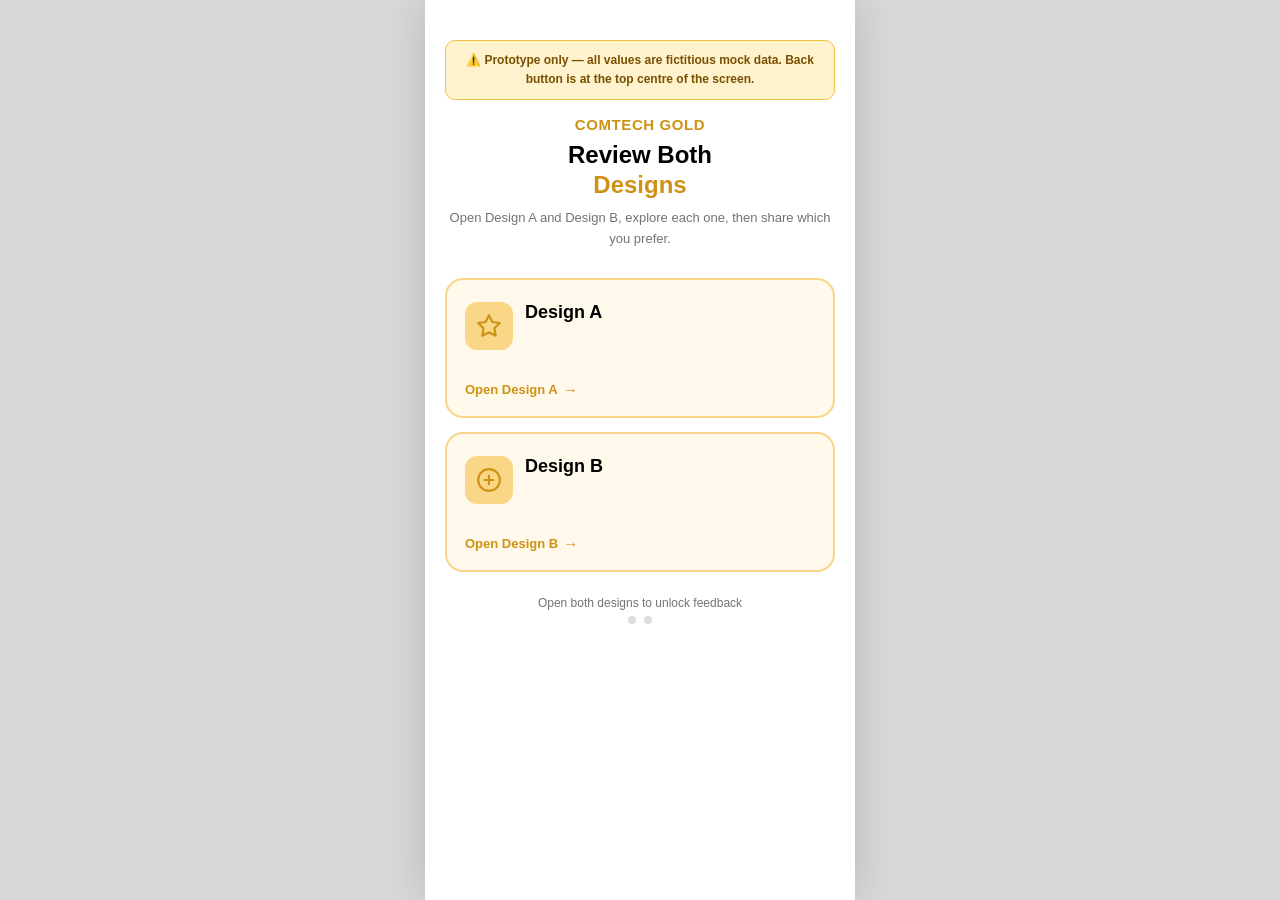
<file: index.html>
<!DOCTYPE html>
<html lang="en">
<head>
<meta charset="UTF-8">
<meta name="viewport" content="width=device-width, initial-scale=1.0, maximum-scale=1.0, user-scalable=no, viewport-fit=cover">
<title>ComTech Gold — Design Review</title>
<style>
/* ── Reset ── */
*, *::before, *::after { box-sizing: border-box; margin: 0; padding: 0; }
button { font-family: inherit; cursor: pointer; border: none; background: none; -webkit-tap-highlight-color: transparent; }
textarea, input { font-family: inherit; }

/* ── Tokens ── */
:root {
  --gold:       #CE9214;
  --gold-light: #FAD786;
  --gold-bg:    #FFF9EB;
  --gold-border:#F9D58C;
  --black:      #000;
  --white:      #fff;
  --gray:       #737373;
  --gray-light: #f5f5f5;
  --green:      #22C55E;
  --green-dark: #00A245;
  --red:        #FF1414;
  --desktop-bg: #d8d8d8;
  --radius:     18px;
  --shadow:     0 0 40px rgba(0,0,0,0.15);
}

/* ── Body ── */
body {
  background: var(--desktop-bg);
  min-height: 100vh;
  font-family: 'Onest', -apple-system, BlinkMacSystemFont, 'Segoe UI', Roboto, 'Helvetica Neue', Arial, sans-serif;
  -webkit-font-smoothing: antialiased;
}

/* ── App frame (choice / overlays) ── */
.app-frame {
  width: 100%;
  max-width: 430px;
  min-height: 100vh;
  background: var(--white);
  box-shadow: var(--shadow);
  display: flex;
  flex-direction: column;
  margin: 0 auto;
  position: relative;
  overflow-x: hidden;
}

/* ── Screens ── */
.screen { display: none; }
.screen.active { display: flex; }

#screen-choice.active {
  justify-content: center;
  width: 100%;
  min-height: 100vh;
  background: var(--desktop-bg);
}

/* ══════════════════════════════
   CHOICE SCREEN
══════════════════════════════ */
.choice-inner {
  display: flex;
  flex-direction: column;
  padding: 40px 20px 36px;
  flex: 1;
}

.choice-logo {
  text-align: center;
  margin-bottom: 6px;
}
.choice-logo-text {
  font-size: 15px;
  font-weight: 700;
  color: var(--gold);
  letter-spacing: 0.04em;
  text-transform: uppercase;
}

.choice-heading {
  font-size: 24px;
  font-weight: 800;
  color: var(--black);
  text-align: center;
  margin-bottom: 8px;
  line-height: 1.25;
}
.choice-heading span { color: var(--gold); }

.choice-subtitle {
  font-size: 13px;
  color: var(--gray);
  text-align: center;
  line-height: 1.6;
  margin-bottom: 28px;
}

/* ── Variant cards ── */
.cards-grid {
  display: flex;
  flex-direction: column;
  gap: 14px;
  margin-bottom: 24px;
}

.variant-card {
  position: relative;
  width: 100%;
  background: var(--gold-bg);
  border: 2px solid var(--gold-border);
  border-radius: var(--radius);
  padding: 22px 18px 18px;
  text-align: left;
  min-height: 140px;
  display: flex;
  flex-direction: column;
  justify-content: space-between;
  transition: transform 120ms ease, box-shadow 120ms ease, border-color 180ms ease;
  touch-action: manipulation;
}
.variant-card:active { transform: scale(0.97); }
.variant-card.viewed { border-color: var(--green); background: #f0fdf4; }

/* checkmark badge */
.card-badge {
  position: absolute;
  top: 14px;
  right: 14px;
  width: 28px;
  height: 28px;
  border-radius: 50%;
  background: var(--green);
  color: #fff;
  font-size: 13px;
  font-weight: 700;
  display: none;
  align-items: center;
  justify-content: center;
  line-height: 1;
}
.variant-card.viewed .card-badge { display: flex; }

.card-top { display: flex; align-items: flex-start; gap: 12px; }

.card-icon-wrap {
  width: 48px;
  height: 48px;
  border-radius: 12px;
  background: var(--gold-light);
  display: flex;
  align-items: center;
  justify-content: center;
  flex-shrink: 0;
}

.card-text-wrap { flex: 1; }

.card-label {
  font-size: 18px;
  font-weight: 800;
  color: var(--black);
  line-height: 1.2;
  margin-bottom: 3px;
}
.card-tag {
  font-size: 11px;
  font-weight: 600;
  color: var(--gold);
  text-transform: uppercase;
  letter-spacing: 0.06em;
}
.variant-card.viewed .card-tag { color: var(--green-dark); }

.card-desc {
  font-size: 12px;
  color: var(--gray);
  line-height: 1.55;
  margin-top: 10px;
}

.card-cta {
  font-size: 13px;
  font-weight: 700;
  color: var(--gold);
  margin-top: 14px;
  display: flex;
  align-items: center;
  gap: 5px;
}
.variant-card.viewed .card-cta { color: var(--green-dark); }
.card-cta-arrow { font-size: 15px; transition: transform 120ms ease; }
.variant-card:active .card-cta-arrow { transform: translateX(3px); }

/* progress hint */
.progress-hint {
  text-align: center;
  font-size: 12px;
  color: var(--gray);
  margin-bottom: 20px;
}
.progress-dots {
  display: flex;
  justify-content: center;
  gap: 8px;
  margin-top: 6px;
}
.progress-dot {
  width: 8px;
  height: 8px;
  border-radius: 50%;
  background: #ddd;
  transition: background 300ms ease;
}
.progress-dot.done { background: var(--green); }

/* ── Feedback trigger zone ── */
#feedback-trigger-zone {
  display: none;
  flex-direction: column;
  align-items: center;
  gap: 12px;
  margin-top: 4px;
}

.both-viewed-msg {
  font-size: 13px;
  font-weight: 600;
  color: var(--green-dark);
  text-align: center;
}

.btn-gold-full {
  width: 100%;
  min-height: 54px;
  background: linear-gradient(135deg, #CE9214 0%, #FAD786 55%, #CE9214 100%);
  color: #000;
  font-size: 16px;
  font-weight: 800;
  border-radius: 14px;
  border: none;
  cursor: pointer;
  letter-spacing: 0.02em;
  box-shadow: 0 4px 18px rgba(206,146,20,0.38);
  transition: opacity 120ms ease, transform 100ms ease;
  touch-action: manipulation;
}
.btn-gold-full:active { opacity: 0.85; transform: scale(0.98); }

.disclaimer {
  font-size: 12px;
  font-weight: 700;
  color: #7a4f00;
  background: #fff3cd;
  border: 1.5px solid #f0c040;
  border-radius: 10px;
  text-align: center;
  line-height: 1.6;
  padding: 10px 14px;
  margin-bottom: 16px;
}

.submitted-msg {
  display: none;
  text-align: center;
  font-size: 14px;
  font-weight: 600;
  color: var(--green-dark);
  padding: 14px;
  background: #f0fdf4;
  border-radius: 12px;
  border: 1.5px solid #bbf7d0;
  width: 100%;
}

/* ══════════════════════════════
   VIEWER SCREEN
══════════════════════════════ */
#screen-viewer {
  position: fixed;
  inset: 0;
  z-index: 100;
  background: #000;
}
#screen-viewer.active { display: block; }

#variant-iframe {
  width: 100%;
  height: 100%;
  border: none;
  display: block;
}

/* ── Back button overlay ── */
#btn-back {
  position: fixed;
  /* centered at the top, offset by notch on mobile */
  top: calc(16px + env(safe-area-inset-top, 0px));
  left: 50%;
  transform: translateX(-50%);
  z-index: 9999;
  display: none;
  min-width: 48px;
  min-height: 48px;
  padding: 0 18px;
  background: rgba(10, 10, 10, 0.42);
  color: #fff;
  border-radius: 24px;
  font-size: 14px;
  font-weight: 700;
  border: 1px solid rgba(255, 255, 255, 0.22);
  cursor: pointer;
  /* heavier blur keeps the label readable over both dark and light app headers */
  backdrop-filter: blur(10px) saturate(120%);
  -webkit-backdrop-filter: blur(10px) saturate(120%);
  align-items: center;
  gap: 6px;
  box-shadow: 0 2px 12px rgba(0,0,0,0.25);
  text-shadow: 0 1px 2px rgba(0,0,0,0.55);
  touch-action: manipulation;
  letter-spacing: 0.01em;
}
#btn-back.visible { display: flex; }

/* ── Viewing label (small pill above back btn) ── */
#viewing-label {
  position: fixed;
  top: calc(72px + env(safe-area-inset-top, 0px));
  left: 50%;
  transform: translateX(-50%);
  z-index: 9999;
  display: none;
  padding: 4px 12px;
  background: rgba(206,146,20,0.9);
  color: #000;
  border-radius: 20px;
  font-size: 11px;
  font-weight: 700;
  letter-spacing: 0.04em;
  text-transform: uppercase;
  backdrop-filter: blur(4px);
  -webkit-backdrop-filter: blur(4px);
}
#viewing-label.visible { display: block; }

/* ══════════════════════════════
   FEEDBACK & THANKYOU OVERLAYS
══════════════════════════════ */
.overlay-screen {
  position: fixed;
  inset: 0;
  z-index: 200;
  background: rgba(0, 0, 0, 0.55);
  justify-content: center;
  align-items: flex-end;
  display: none;
}
.overlay-screen.active { display: flex; }

.overlay-frame {
  width: 100%;
  max-width: 430px;
  max-height: 92vh;
  background: var(--white);
  border-radius: 24px 24px 0 0;
  overflow-y: auto;
  padding: 24px 24px 40px;
  transform: translateY(100%);
  transition: transform 300ms cubic-bezier(0.4, 0, 0.2, 1);
  -webkit-overflow-scrolling: touch;
}
.overlay-screen.active .overlay-frame { transform: translateY(0); }

/* Feedback header */
.overlay-header {
  display: flex;
  align-items: center;
  justify-content: space-between;
  margin-bottom: 22px;
}
.overlay-title {
  font-size: 20px;
  font-weight: 800;
  color: var(--black);
}
.btn-close {
  width: 36px;
  height: 36px;
  border-radius: 50%;
  background: var(--gray-light);
  color: var(--gray);
  font-size: 16px;
  display: flex;
  align-items: center;
  justify-content: center;
  flex-shrink: 0;
  touch-action: manipulation;
}

/* Form */
.form-section { margin-bottom: 22px; }

.pref-fieldset {
  border: none;
  padding: 0;
}
.pref-legend {
  font-size: 14px;
  font-weight: 700;
  color: var(--black);
  margin-bottom: 14px;
  display: block;
}
.pref-fieldset.error .pref-legend { color: var(--red); }
.error-msg {
  font-size: 12px;
  color: var(--red);
  margin-top: 6px;
  display: none;
}
.pref-fieldset.error .error-msg { display: block; }

.radio-options { display: flex; flex-direction: column; gap: 10px; }

.radio-label {
  display: flex;
  align-items: center;
  gap: 12px;
  padding: 14px 16px;
  border: 2px solid #e8e8e8;
  border-radius: 12px;
  cursor: pointer;
  transition: border-color 150ms ease, background 150ms ease;
  touch-action: manipulation;
}
.radio-label:has(input:checked) {
  border-color: var(--gold);
  background: var(--gold-bg);
}
.radio-label input[type="radio"] {
  width: 18px;
  height: 18px;
  accent-color: var(--gold);
  flex-shrink: 0;
  cursor: pointer;
}
.radio-label-text { flex: 1; }
.radio-label-title {
  font-size: 14px;
  font-weight: 700;
  color: var(--black);
  display: block;
  line-height: 1.2;
}
.radio-label-sub {
  font-size: 11px;
  color: var(--gray);
  margin-top: 2px;
  display: block;
}

.form-label {
  font-size: 14px;
  font-weight: 700;
  color: var(--black);
  margin-bottom: 8px;
  display: block;
}
.form-textarea {
  width: 100%;
  padding: 14px;
  border: 2px solid #e8e8e8;
  border-radius: 12px;
  font-size: 14px;
  color: var(--black);
  resize: none;
  line-height: 1.55;
  transition: border-color 150ms ease;
  background: #fff;
}
.form-textarea:focus {
  outline: none;
  border-color: var(--gold);
}
.form-textarea::placeholder { color: #b0b0b0; }

/* ── Thank you ── */
.thankyou-inner {
  display: flex;
  flex-direction: column;
  align-items: center;
  text-align: center;
  padding: 16px 0 8px;
}
.thankyou-icon {
  width: 68px;
  height: 68px;
  border-radius: 50%;
  background: #dcfce7;
  border: 2px solid #bbf7d0;
  color: var(--green-dark);
  font-size: 28px;
  font-weight: 700;
  display: flex;
  align-items: center;
  justify-content: center;
  margin-bottom: 18px;
}
.thankyou-title {
  font-size: 24px;
  font-weight: 800;
  color: var(--black);
  margin-bottom: 8px;
}
.thankyou-body {
  font-size: 14px;
  color: var(--gray);
  line-height: 1.6;
  margin-bottom: 28px;
}
</style>
</head>
<body>

<!-- ══════════════════════════════
     SCREEN 1 — CHOICE
══════════════════════════════ -->
<div id="screen-choice" class="screen">
  <div class="app-frame">
    <div class="choice-inner">

      <!-- Disclaimer -->
      <p class="disclaimer">⚠️ Prototype only — all values are fictitious mock data. Back button is at the top centre of the screen.</p>

      <div class="choice-logo">
        <span class="choice-logo-text">ComTech Gold</span>
      </div>

      <h1 class="choice-heading">Review Both<br><span>Designs</span></h1>
      <p class="choice-subtitle">Open Design A and Design B, explore each one, then share which you prefer.</p>

      <div class="cards-grid">

        <!-- Card A -->
        <button class="variant-card" id="card-a" data-variant="a">
          <div class="card-badge">✓</div>
          <div class="card-top">
            <div class="card-icon-wrap">
              <svg width="26" height="26" viewBox="0 0 24 24" fill="none" stroke="#CE9214" stroke-width="2" stroke-linecap="round" stroke-linejoin="round">
                <polygon points="12 2 15.09 8.26 22 9.27 17 14.14 18.18 21.02 12 17.77 5.82 21.02 7 14.14 2 9.27 8.91 8.26 12 2"/>
              </svg>
            </div>
            <div class="card-text-wrap">
              <div class="card-label">Design A</div>
            </div>
          </div>
          <div class="card-cta">
            <span>Open Design A</span>
            <span class="card-cta-arrow">→</span>
          </div>
        </button>

        <!-- Card B -->
        <button class="variant-card" id="card-b" data-variant="b">
          <div class="card-badge">✓</div>
          <div class="card-top">
            <div class="card-icon-wrap">
              <svg width="26" height="26" viewBox="0 0 24 24" fill="none" stroke="#CE9214" stroke-width="2" stroke-linecap="round" stroke-linejoin="round">
                <circle cx="12" cy="12" r="10"/>
                <line x1="12" y1="8" x2="12" y2="16"/>
                <line x1="8" y1="12" x2="16" y2="12"/>
              </svg>
            </div>
            <div class="card-text-wrap">
              <div class="card-label">Design B</div>
            </div>
          </div>
          <div class="card-cta">
            <span>Open Design B</span>
            <span class="card-cta-arrow">→</span>
          </div>
        </button>

      </div><!-- /cards-grid -->

      <!-- Progress indicator -->
      <div class="progress-hint" id="progress-hint">
        <span id="progress-text">Open both designs to unlock feedback</span>
        <div class="progress-dots">
          <div class="progress-dot" id="dot-a"></div>
          <div class="progress-dot" id="dot-b"></div>
        </div>
      </div>

      <!-- Feedback zone — hidden until both seen -->
      <div id="feedback-trigger-zone">
        <p class="both-viewed-msg">✓ You've reviewed both designs!</p>
        <button id="btn-submit-feedback" class="btn-gold-full">Submit Feedback</button>
        <p class="submitted-msg" id="submitted-msg">✓ Feedback submitted — thank you!</p>
      </div>

    </div><!-- /choice-inner -->
  </div><!-- /app-frame -->
</div><!-- /screen-choice -->


<!-- ══════════════════════════════
     SCREEN 2 — VIEWER
══════════════════════════════ -->
<div id="screen-viewer" class="screen">
  <iframe id="variant-iframe" src="" title="Design variant" allowfullscreen></iframe>
</div>

<!-- Back button (fixed overlay above iframe) -->
<button id="btn-back" aria-label="Back to choice screen">
  ← Back
</button>

<!-- Viewing label pill -->
<div id="viewing-label"></div>


<!-- ══════════════════════════════
     SCREEN 3 — FEEDBACK OVERLAY
══════════════════════════════ -->
<div id="screen-feedback" class="overlay-screen">
  <div class="overlay-frame">

    <div class="overlay-header">
      <h2 class="overlay-title">Your Feedback</h2>
      <button class="btn-close" id="btn-close-feedback" aria-label="Close">✕</button>
    </div>

    <form id="feedback-form" novalidate>

      <div class="form-section">
        <fieldset class="pref-fieldset" id="pref-fieldset">
          <legend class="pref-legend">Which design do you prefer?</legend>
          <div class="radio-options">
            <label class="radio-label">
              <input type="radio" name="preference" value="A">
              <div class="radio-label-text">
                <span class="radio-label-title">Design A</span>
                <span class="radio-label-sub">New Redesign</span>
              </div>
            </label>
            <label class="radio-label">
              <input type="radio" name="preference" value="B">
              <div class="radio-label-text">
                <span class="radio-label-title">Design B</span>
                <span class="radio-label-sub">Current Demo</span>
              </div>
            </label>
          </div>
          <p class="error-msg">Please select a design before submitting.</p>
        </fieldset>
      </div>

      <div class="form-section">
        <label class="form-label" for="feedback-text">What stood out to you? <span style="font-weight:400;color:#b0b0b0">(optional)</span></label>
        <textarea
          id="feedback-text"
          name="feedback"
          class="form-textarea"
          rows="5"
          maxlength="1000"
          placeholder="Tell us what you liked or disliked — layout, colours, navigation, clarity…"
        ></textarea>
      </div>

      <button type="submit" class="btn-gold-full">Submit Feedback</button>

    </form>
  </div>
</div>


<!-- ══════════════════════════════
     SCREEN 4 — THANK YOU OVERLAY
══════════════════════════════ -->
<div id="screen-thankyou" class="overlay-screen">
  <div class="overlay-frame">
    <div class="thankyou-inner">
      <div class="thankyou-icon">✓</div>
      <h2 class="thankyou-title">Thank you!</h2>
      <p class="thankyou-body">Your feedback has been saved.<br>It will help shape the final design direction.</p>
      <button id="btn-done" class="btn-gold-full">Done</button>
    </div>
  </div>
</div>


<script>
(function () {
  'use strict';

  // ── Variant paths (relative from ship/index.html) ──
  var VARIANTS = {
    a: './design-a/comtech-gold-dashboard-v4.html',
    b: './design-b/index.html'
  };

  // ── App state ──
  var APP = {
    currentScreen: 'choice',
    activeVariant: null,
    seenA: false,
    seenB: false,
    submitted: false
  };

  // ── DOM refs ──
  var elScreenChoice   = document.getElementById('screen-choice');
  var elScreenViewer   = document.getElementById('screen-viewer');
  var elScreenFeedback = document.getElementById('screen-feedback');
  var elScreenThankyou = document.getElementById('screen-thankyou');
  var elIframe         = document.getElementById('variant-iframe');
  var elBtnBack        = document.getElementById('btn-back');
  var elViewingLabel   = document.getElementById('viewing-label');
  var elCardA          = document.getElementById('card-a');
  var elCardB          = document.getElementById('card-b');
  var elDotA           = document.getElementById('dot-a');
  var elDotB           = document.getElementById('dot-b');
  var elFeedbackZone   = document.getElementById('feedback-trigger-zone');
  var elBtnSubmitFb    = document.getElementById('btn-submit-feedback');
  var elSubmittedMsg   = document.getElementById('submitted-msg');
  var elProgressText   = document.getElementById('progress-text');
  var elForm           = document.getElementById('feedback-form');
  var elPrefFieldset   = document.getElementById('pref-fieldset');

  // ── Overlay animation helper ──
  function showOverlay(el) {
    el.style.display = 'flex';
    // double rAF so initial transform is painted before transition fires
    requestAnimationFrame(function () {
      requestAnimationFrame(function () {
        el.classList.add('active');
      });
    });
  }

  function hideOverlay(el, cb) {
    el.classList.remove('active');
    setTimeout(function () {
      el.style.display = 'none';
      if (cb) cb();
    }, 310);
  }

  // ── goto(screen, variant?) ──
  function goto(screen, variant) {
    // Hide active overlays
    if (APP.currentScreen === 'feedback') {
      elScreenFeedback.classList.remove('active');
      elScreenFeedback.style.display = 'none';
    }
    if (APP.currentScreen === 'thankyou') {
      elScreenThankyou.classList.remove('active');
      elScreenThankyou.style.display = 'none';
    }

    // Back button / label — only for viewer
    elBtnBack.classList.remove('visible');
    elViewingLabel.classList.remove('visible');

    if (screen === 'choice') {
      elScreenViewer.classList.remove('active');
      elIframe.src = '';            // release iframe memory
      elScreenChoice.classList.add('active');
      renderChoiceState();

    } else if (screen === 'viewer') {
      APP.activeVariant = variant;
      elScreenChoice.classList.remove('active');

      // Set iframe src then show screen
      var path = VARIANTS[variant];
      elIframe.src = path;

      // For Variant A (1080px fixed frame) — scale to fit viewport
      if (variant === 'a') {
        elIframe.style.transform = '';
        elIframe.style.width     = '100%';
        elIframe.style.height    = '100%';
        elIframe.onload = function () {
          applyVariantAScale();
        };
      } else {
        elIframe.onload = null;
        elIframe.style.transform = '';
        elIframe.style.transformOrigin = '';
        elIframe.style.width  = '100%';
        elIframe.style.height = '100%';
      }

      elScreenViewer.classList.add('active');
      elBtnBack.classList.add('visible');
      elViewingLabel.textContent = variant === 'a' ? 'Design A' : 'Design B';
      elViewingLabel.classList.add('visible');

      markSeen(variant);

    } else if (screen === 'feedback') {
      showOverlay(elScreenFeedback);

    } else if (screen === 'thankyou') {
      hideOverlay(elScreenFeedback, function () {
        showOverlay(elScreenThankyou);
      });
    }

    APP.currentScreen = screen;
  }

  // ── Variant A scaling (1080×1920 frame → fit viewport) ──
  function applyVariantAScale() {
    var vw = window.innerWidth;
    var vh = window.innerHeight;
    var scale = Math.min(vw / 1080, vh / 1920);
    var iw = (vw / scale);
    var ih = (vh / scale);
    elIframe.style.transformOrigin = '0 0';
    elIframe.style.transform  = 'scale(' + scale + ')';
    elIframe.style.width      = iw + 'px';
    elIframe.style.height     = ih + 'px';
    elIframe.style.position   = 'absolute';
    elIframe.style.top        = '0';
    elIframe.style.left       = '0';
  }

  // Handle resize when viewing Variant A
  window.addEventListener('resize', function () {
    if (APP.currentScreen === 'viewer' && APP.activeVariant === 'a') {
      applyVariantAScale();
    }
  });

  // ── markSeen(variant) ──
  function markSeen(variant) {
    if (variant === 'a') APP.seenA = true;
    if (variant === 'b') APP.seenB = true;
    updateCardState();
  }

  // ── updateCardState() ──
  function updateCardState() {
    if (APP.seenA) { elCardA.classList.add('viewed'); elDotA.classList.add('done'); }
    if (APP.seenB) { elCardB.classList.add('viewed'); elDotB.classList.add('done'); }
  }

  // ── renderChoiceState() ──
  function renderChoiceState() {
    updateCardState();

    // Progress text
    if (!APP.seenA && !APP.seenB) {
      elProgressText.textContent = 'Open both designs to unlock feedback';
    } else if (APP.seenA && !APP.seenB) {
      elProgressText.textContent = 'Great! Now open Design B to continue';
    } else if (!APP.seenA && APP.seenB) {
      elProgressText.textContent = 'Great! Now open Design A to continue';
    } else {
      elProgressText.textContent = 'Both reviewed — feedback unlocked below';
    }

    // Feedback zone
    if (APP.seenA && APP.seenB) {
      elFeedbackZone.style.display = 'flex';
      document.getElementById('progress-hint').style.display = 'none';

      if (APP.submitted) {
        elBtnSubmitFb.style.display = 'none';
        elSubmittedMsg.style.display = 'block';
      } else {
        elBtnSubmitFb.style.display = '';
        elSubmittedMsg.style.display = 'none';
      }
    } else {
      elFeedbackZone.style.display = 'none';
      document.getElementById('progress-hint').style.display = 'block';
    }
  }

  // ── handleSubmit ──
  function handleSubmit(e) {
    e.preventDefault();

    var selected = elForm.querySelector('input[name="preference"]:checked');
    if (!selected) {
      elPrefFieldset.classList.add('error');
      elPrefFieldset.scrollIntoView({ behavior: 'smooth', block: 'center' });
      return;
    }
    elPrefFieldset.classList.remove('error');

    var preference = selected.value;
    var feedbackText = elForm.querySelector('textarea[name="feedback"]').value.trim();

    var response = {
      preference: preference,
      feedback: feedbackText,
      timestamp: new Date().toISOString()
    };

    APP.submitted = true;
    goto('thankyou');
  }

  // ── Event listeners ──
  elCardA.addEventListener('click', function () { goto('viewer', 'a'); });
  elCardB.addEventListener('click', function () { goto('viewer', 'b'); });
  elBtnBack.addEventListener('click', function () { goto('choice'); });

  elBtnSubmitFb.addEventListener('click', function () {
    window.location.href = 'https://forms.gle/oUNLctkgnK64Wd1A6';
  });

  document.getElementById('btn-close-feedback').addEventListener('click', function () {
    hideOverlay(elScreenFeedback, function () {
      APP.currentScreen = 'choice';
    });
  });

  elForm.addEventListener('submit', handleSubmit);

  // Clear error on radio change
  elForm.querySelectorAll('input[name="preference"]').forEach(function (radio) {
    radio.addEventListener('change', function () {
      elPrefFieldset.classList.remove('error');
    });
  });

  document.getElementById('btn-done').addEventListener('click', function () {
    hideOverlay(elScreenThankyou, function () {
      APP.currentScreen = 'choice';
      renderChoiceState();
    });
    goto('choice');
  });

  // ── Init — always start fresh; clear any stale localStorage from prior builds ──
  document.addEventListener('DOMContentLoaded', function () {
    localStorage.removeItem('ab_seen_a');
    localStorage.removeItem('ab_seen_b');
    localStorage.removeItem('ab_submitted');
    localStorage.removeItem('ab_response');

    goto('choice');
  });

})();
</script>
</body>
</html>
</file>
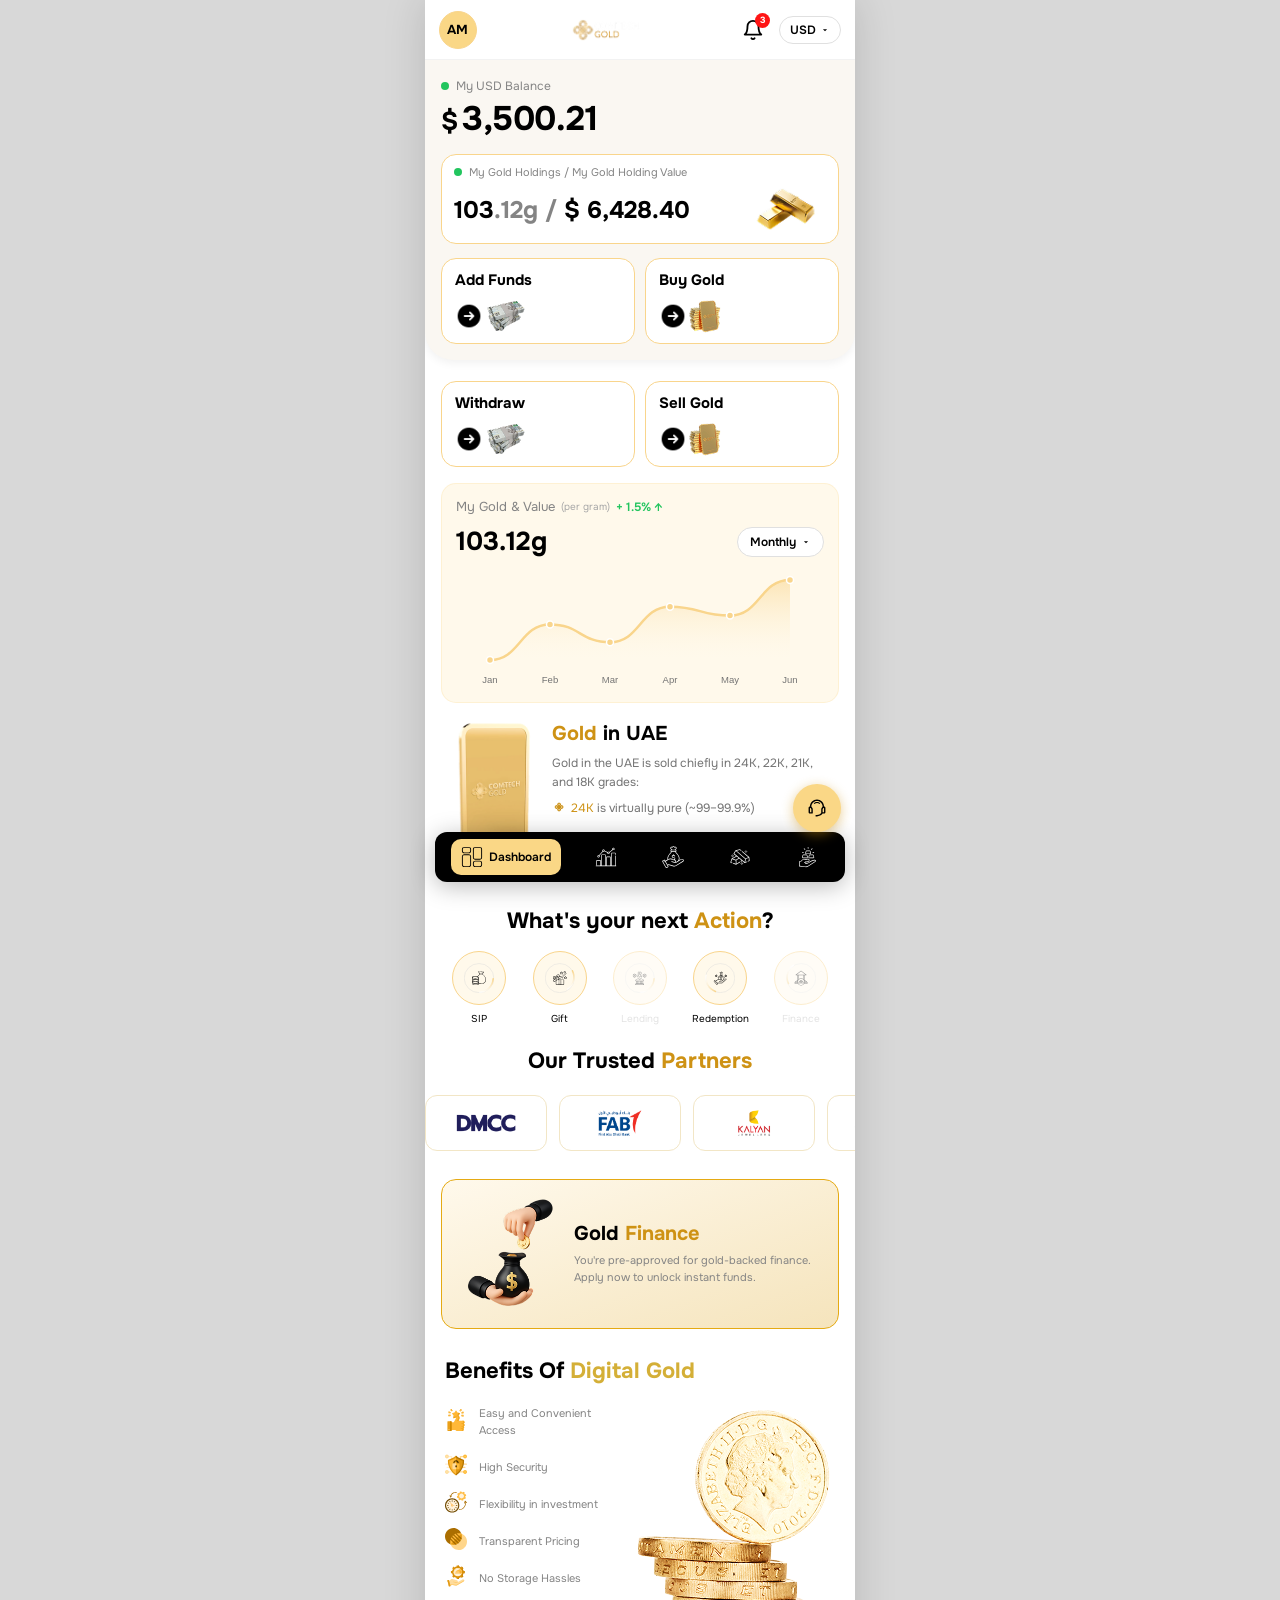
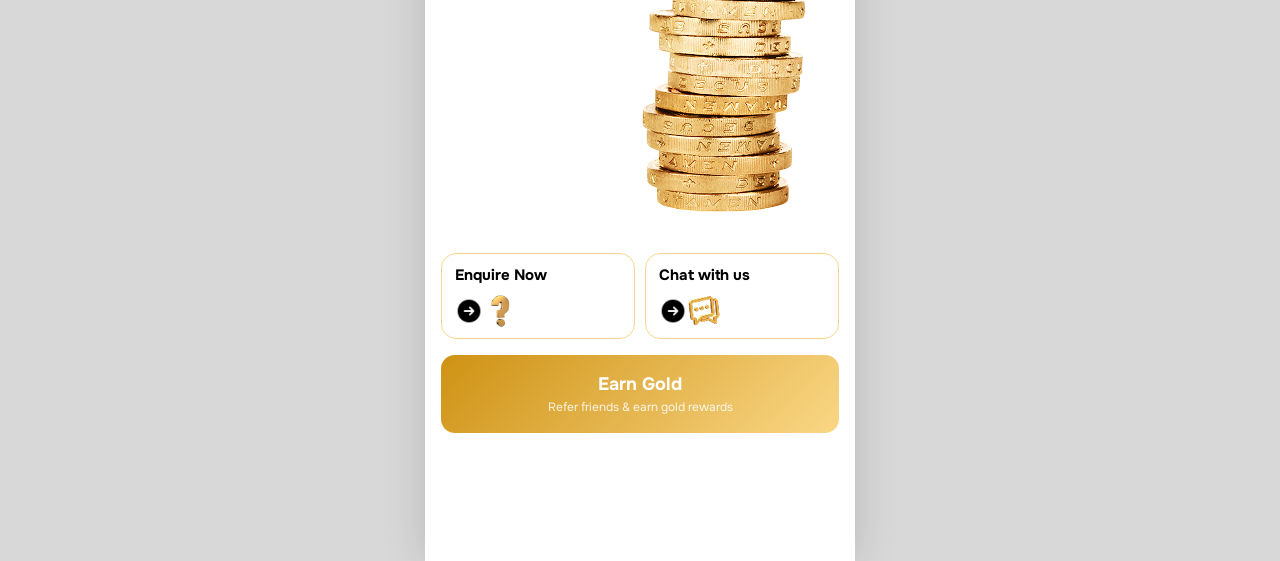
<file: design-b/index.html>
<!DOCTYPE html>
<html lang="en">
<head>
  <meta charset="UTF-8">
  <meta name="viewport" content="width=device-width, initial-scale=1.0, maximum-scale=1.0, user-scalable=no">
  <title>ComTech Gold</title>
  <link rel="stylesheet" href="styles.css">
</head>
<body>
<div id="app">

  <!-- ═══ FIXED HEADER ═══ -->
  <header id="app-header">
    <button class="header-avatar" id="user-avatar">AM</button>
    <div class="header-center">
      <img src="../assets/images/headerLogo.png" alt="ComTech Gold" class="header-logo"
           onerror="this.outerHTML='<span class=\'header-logo-text\'>ComTech Gold</span>'">
    </div>
    <div class="header-right">
      <button class="notif-btn" onclick="showToast('No new notifications')" aria-label="Notifications">
        <svg width="22" height="22" viewBox="0 0 24 24" fill="none" stroke="currentColor" stroke-width="2" stroke-linecap="round" stroke-linejoin="round">
          <path d="M18 8A6 6 0 0 0 6 8c0 7-3 9-3 9h18s-3-2-3-9"/>
          <path d="M13.73 21a2 2 0 0 1-3.46 0"/>
        </svg>
        <span class="notif-badge" id="notif-badge">3</span>
      </button>
      <button class="currency-pill" id="currency-toggle">
        <span id="currency-label">USD</span>
        <svg width="10" height="10" viewBox="0 0 24 24" fill="currentColor"><path d="M7 10l5 5 5-5z"/></svg>
      </button>
    </div>
  </header>

  <!-- ═══ SCROLLABLE MAIN ═══ -->
  <main id="main-scroll">

    <!-- ── TAB: DASHBOARD ── -->
    <div id="tab-dashboard" class="tab-panel active">

      <!-- Hero / GoldValueComponent -->
      <section class="hero-section">
        <div class="balance-label-row">
          <span class="green-dot"></span>
          <span>My <span id="hero-currency-name">USD</span> Balance</span>
        </div>
        <div class="balance-amount-row">
          <span class="balance-symbol" id="hero-symbol">$</span>
          <span class="balance-amount" id="hero-balance">3,500.21</span>
        </div>

        <div class="holdings-card">
          <div class="balance-label-row">
            <span class="green-dot"></span>
            <span class="holdings-card-label">My Gold Holdings / My Gold Holding Value</span>
          </div>
          <div class="holdings-row">
            <div class="holdings-value-wrap">
              <span class="h-int" id="h-int">103</span><span class="h-dec" id="h-dec">.12g</span><span class="h-sep"> / </span><span class="h-fiat" id="h-fiat">$ 6,428.30</span>
            </div>
            <img src="../assets/icons/twoGoldBars.png" alt="" class="gold-bars-img" onerror="this.style.display='none'">
          </div>
        </div>

        <div class="action-btn-row">
          <button class="action-card-btn" onclick="openAddFundsModal()">
            <span class="acb-label">Add Funds</span>
            <div class="acb-footer">
              <img src="../assets/icons/arrowRoundBlack.png" alt="" class="acb-arrow" onerror="this.style.display='none'">
              <img src="../assets/icons/moneyImage.png" alt="" class="acb-img" onerror="this.style.display='none'">
            </div>
          </button>
          <button class="action-card-btn" onclick="openBuySellModal('buy')">
            <span class="acb-label">Buy Gold</span>
            <div class="acb-footer">
              <img src="../assets/icons/arrowRoundBlack.png" alt="" class="acb-arrow" onerror="this.style.display='none'">
              <img src="../assets/icons/goldBiscuit.png" alt="" class="acb-img" onerror="this.style.display='none'">
            </div>
          </button>
        </div>
      </section>

      <!-- Dashboard body -->
      <div class="dashboard-body">

        <!-- Withdraw + Sell Gold -->
        <div class="action-btn-row padded-row" style="margin-top:5px;margin-bottom:0;">
          <button class="action-card-btn" onclick="openWithdrawModal()">
            <span class="acb-label">Withdraw</span>
            <div class="acb-footer">
              <img src="../assets/icons/arrowRoundBlack.png" alt="" class="acb-arrow" onerror="this.style.display='none'">
              <img src="../assets/icons/moneyImage.png" alt="" class="acb-img" onerror="this.style.display='none'">
            </div>
          </button>
          <button class="action-card-btn" onclick="openBuySellModal('sell')">
            <span class="acb-label">Sell Gold</span>
            <div class="acb-footer">
              <img src="../assets/icons/arrowRoundBlack.png" alt="" class="acb-arrow" onerror="this.style.display='none'">
              <img src="../assets/icons/goldBiscuit.png" alt="" class="acb-img" onerror="this.style.display='none'">
            </div>
          </button>
        </div>

        <!-- My Gold & Value Chart Card -->
        <div class="chart-card">
          <div class="chart-meta-row">
            <span class="chart-meta-label">My Gold &amp; Value</span>
            <span class="chart-meta-unit">(per gram)</span>
            <span class="growth-tag">+ 1.5% <span class="growth-arrow">↑</span></span>
          </div>
          <div class="chart-weight-row">
            <span class="chart-weight-text" id="chart-weight">103.12g</span>
            <div class="period-dropdown-wrap">
              <button class="period-btn" id="period-btn">
                <span id="period-label">Monthly</span>
                <svg width="10" height="10" viewBox="0 0 24 24" fill="currentColor"><path d="M7 10l5 5 5-5z"/></svg>
              </button>
              <div class="dropdown-menu" id="period-menu" hidden>
                <div class="dropdown-item" data-value="Daily">Daily</div>
                <div class="dropdown-item" data-value="Weekly">Weekly</div>
                <div class="dropdown-item selected" data-value="Monthly">Monthly</div>
                <div class="dropdown-item" data-value="Yearly">Yearly</div>
              </div>
            </div>
          </div>
          <div class="chart-area">
            <svg id="chart-svg" width="100%" height="120" viewBox="0 0 320 120" preserveAspectRatio="xMidYMid meet"></svg>
          </div>
        </div>

        <!-- Gold in UAE -->
        <div class="gold-uae-section">
          <img src="../assets/images/goldBar.png" alt="Gold Bar" class="gold-bar-img" onerror="this.style.display='none'">
          <div class="gold-uae-text">
            <h3 class="section-h3"><span class="gold-accent">Gold</span> in UAE</h3>
            <p class="body-text">Gold in the UAE is sold chiefly in 24K, 22K, 21K, and 18K grades:</p>
            <div class="bullet-item">
              <img src="../assets/icons/list-icon.png" alt="" class="bullet-dot" onerror="this.outerHTML='<span class=&quot;bullet-fallback&quot;>•</span>'">
              <span class="body-text"><span class="gold-accent">24K</span> is virtually pure (~99–99.9%)</span>
            </div>
            <div class="bullet-item">
              <img src="../assets/icons/list-icon.png" alt="" class="bullet-dot" onerror="this.outerHTML='<span class=&quot;bullet-fallback&quot;>•</span>'">
              <span class="body-text"><span class="gold-accent">22K</span> (~91.6%), <span class="gold-accent">21K</span>, and <span class="gold-accent">18K</span> demonstrate the mix of durability and value.</span>
            </div>
          </div>
        </div>

        <!-- Action Grid -->
        <div class="action-grid-section">
          <h2 class="section-h2">What's your next <span class="gold-accent">Action</span>?</h2>
          <div class="action-grid">
            <div class="action-item" onclick="showToast('Navigating to SIP…'); document.querySelector(\'[data-tab=tab-sip]\').click()">
              <div class="action-circle">
                <img src="../assets/icons/moneyBag.svg" alt="SIP" class="action-icon" onerror="this.outerHTML='<span style=font-size:22px>💰</span>'">
              </div>
              <span class="action-label">SIP</span>
            </div>
            <div class="action-item" onclick="showToast('Gift — coming soon!')">
              <div class="action-circle">
                <img src="../assets/icons/openGift.svg" alt="Gift" class="action-icon" onerror="this.outerHTML='<span style=font-size:22px>🎁</span>'">
              </div>
              <span class="action-label">Gift</span>
            </div>
            <div class="action-item action-disabled" onclick="showToast('Lending — coming soon!')">
              <div class="action-circle">
                <img src="../assets/icons/landing.svg" alt="Lending" class="action-icon" onerror="this.outerHTML='<span style=font-size:22px>🏦</span>'">
              </div>
              <span class="action-label muted-label">Lending</span>
            </div>
            <div class="action-item" onclick="showToast('Redemption — coming soon!')">
              <div class="action-circle">
                <img src="../assets/icons/redemption.svg" alt="Redemption" class="action-icon" onerror="this.outerHTML='<span style=font-size:22px>🔄</span>'">
              </div>
              <span class="action-label">Redemption</span>
            </div>
            <div class="action-item action-disabled" onclick="showToast('Finance — coming soon!')">
              <div class="action-circle">
                <img src="../assets/icons/loan.svg" alt="Finance" class="action-icon" onerror="this.outerHTML='<span style=font-size:22px>📊</span>'">
              </div>
              <span class="action-label muted-label">Finance</span>
            </div>
          </div>
        </div>

        <!-- Partners Marquee -->
        <div class="partners-section">
          <h2 class="section-h2">Our Trusted <span class="gold-accent">Partners</span></h2>
          <div class="marquee-outer">
            <div class="marquee-track">
              <div class="partner-card"><img src="../assets/images/dmcc.png" alt="DMCC" class="partner-logo"></div>
              <div class="partner-card"><img src="../assets/images/fab.png" alt="FAB" class="partner-logo"></div>
              <div class="partner-card"><img src="../assets/images/kalyan.png" alt="Kalyan" class="partner-logo"></div>
              <div class="partner-card"><img src="../assets/images/stonex.png" alt="StoneX" class="partner-logo"></div>
              <div class="partner-card"><img src="../assets/images/zand.png" alt="Zand" class="partner-logo"></div>
              <div class="partner-card"><img src="../assets/images/SabiqLogo.png" alt="Sabiq" class="partner-logo"></div>
              <div class="partner-card"><img src="../assets/images/dmcc.png" alt="DMCC" class="partner-logo"></div>
              <div class="partner-card"><img src="../assets/images/fab.png" alt="FAB" class="partner-logo"></div>
              <div class="partner-card"><img src="../assets/images/kalyan.png" alt="Kalyan" class="partner-logo"></div>
              <div class="partner-card"><img src="../assets/images/stonex.png" alt="StoneX" class="partner-logo"></div>
              <div class="partner-card"><img src="../assets/images/zand.png" alt="Zand" class="partner-logo"></div>
              <div class="partner-card"><img src="../assets/images/SabiqLogo.png" alt="Sabiq" class="partner-logo"></div>
            </div>
          </div>
        </div>

        <!-- Gold Finance Promo Card -->
        <div class="gold-finance-card">
          <img src="../assets/images/goldFinance.png" alt="Gold Finance" class="gf-img" onerror="this.style.display='none'">
          <div class="gf-text">
            <h3 class="section-h3" style="margin-bottom:6px;">Gold <span class="gold-accent">Finance</span></h3>
            <p class="body-text-sm">You're pre-approved for gold-backed finance. Apply now to unlock instant funds.</p>
          </div>
        </div>

        <!-- Benefits of Digital Gold -->
        <div class="benefits-section">
          <h2 class="section-h2 left-align">Benefits Of <span style="color:#D4AF37;">Digital Gold</span></h2>
          <div class="benefits-row">
            <div class="benefits-list">
              <div class="benefit-item">
                <img src="../assets/icons/thumb-up.svg" alt="" class="benefit-icon">
                <span class="body-text-sm">Easy and Convenient Access</span>
              </div>
              <div class="benefit-item">
                <img src="../assets/icons/security.svg" alt="" class="benefit-icon">
                <span class="body-text-sm">High Security</span>
              </div>
              <div class="benefit-item">
                <img src="../assets/icons/workingHour.svg" alt="" class="benefit-icon">
                <span class="body-text-sm">Flexibility in investment</span>
              </div>
              <div class="benefit-item">
                <img src="../assets/icons/transparency.svg" alt="" class="benefit-icon">
                <span class="body-text-sm">Transparent Pricing</span>
              </div>
              <div class="benefit-item">
                <img src="../assets/icons/storageHassles.svg" alt="" class="benefit-icon">
                <span class="body-text-sm">No Storage Hassles</span>
              </div>
            </div>
            <img src="../assets/images/goldCoins.png" alt="Gold Coins" class="gold-coins-img" onerror="this.style.display='none'">
          </div>
        </div>

        <!-- Enquire Now + Chat with us -->
        <div class="action-btn-row padded-row">
          <button class="action-card-btn" onclick="showToast('Enquiry sent! We\'ll contact you soon.')">
            <span class="acb-label">Enquire Now</span>
            <div class="acb-footer">
              <img src="../assets/icons/arrowRoundBlack.png" alt="" class="acb-arrow" onerror="this.style.display='none'">
              <img src="../assets/images/qustionMark.png" alt="" class="acb-img" onerror="this.style.display='none'">
            </div>
          </button>
          <button class="action-card-btn" onclick="showToast('Chat — coming soon!')">
            <span class="acb-label">Chat with us</span>
            <div class="acb-footer">
              <img src="../assets/icons/arrowRoundBlack.png" alt="" class="acb-arrow" onerror="this.style.display='none'">
              <img src="../assets/icons/chatImage.png" alt="" class="acb-img" onerror="this.style.display='none'">
            </div>
          </button>
        </div>

        <!-- Earn Gold -->
        <div class="earn-gold-wrap">
          <button class="earn-gold-btn" onclick="showToast('Earn Gold — coming soon!')">
            <span class="earn-gold-text">Earn Gold</span>
            <span class="earn-gold-sub">Refer friends &amp; earn gold rewards</span>
          </button>
        </div>

      </div><!-- /dashboard-body -->
    </div><!-- /tab-dashboard -->

    <!-- ── TAB: FUND HISTORY ── -->
    <div id="tab-transaction" class="tab-panel">
      <div class="tab-inner-header">
        <h2 class="tab-title">Fund History</h2>
      </div>
      <div class="sub-tabs" data-group="fund-history">
        <button class="sub-tab-btn active" data-sub="fund-buy">Buy</button>
        <button class="sub-tab-btn" data-sub="fund-sell">Sell</button>
      </div>
      <div id="fund-buy" class="sub-panel active" data-group="fund-history"></div>
      <div id="fund-sell" class="sub-panel" data-group="fund-history"></div>
    </div>

    <!-- ── TAB: WALLET ── -->
    <div id="tab-wallet" class="tab-panel">
      <div class="tab-inner-header">
        <h2 class="tab-title">My Wallet</h2>
      </div>
      <div class="wallet-balance-card">
        <div class="balance-label-row" style="margin-bottom:6px;">
          <span class="green-dot"></span>
          <span>Available Balance</span>
        </div>
        <div class="wallet-balance-amount" id="wallet-balance-display">$ 3,500.21</div>
        <div class="wallet-stats-row">
          <div class="wallet-stat">
            <div class="wallet-stat-label">Total Deposited</div>
            <div class="wallet-stat-value" id="wallet-deposited">$ 5,200.00</div>
          </div>
          <div class="wallet-stat-divider"></div>
          <div class="wallet-stat">
            <div class="wallet-stat-label">Total Withdrawn</div>
            <div class="wallet-stat-value" id="wallet-withdrawn">$ 1,699.79</div>
          </div>
        </div>
      </div>
      <h3 class="sub-section-title">Recent Deposits</h3>
      <div id="wallet-deposits"></div>
    </div>

    <!-- ── TAB: GOLD HISTORY ── -->
    <div id="tab-gold-history" class="tab-panel">
      <div class="tab-inner-header">
        <h2 class="tab-title">Gold History</h2>
      </div>
      <div class="sub-tabs" data-group="gold-history">
        <button class="sub-tab-btn active" data-sub="gold-receive">Receive</button>
        <button class="sub-tab-btn" data-sub="gold-send">Send</button>
      </div>
      <div id="gold-receive" class="sub-panel active" data-group="gold-history"></div>
      <div id="gold-send" class="sub-panel" data-group="gold-history"></div>
    </div>

    <!-- ── TAB: SIP ── -->
    <div id="tab-sip" class="tab-panel">
      <div class="tab-inner-header">
        <h2 class="tab-title">SIP Plans</h2>
      </div>
      <div id="sip-list"></div>
      <div class="create-sip-wrap">
        <button class="create-sip-btn" onclick="openCreateSIPModal()">+ Create New SIP</button>
      </div>
    </div>

  </main>

  <!-- ═══ FIXED BOTTOM NAV ═══ -->
  <nav id="bottom-nav">
    <div class="nav-bar">
      <button class="nav-item active" data-tab="tab-dashboard">
        <img src="../assets/icons/dashboard.svg" alt="Dashboard" class="nav-icon">
        <span class="nav-label">Dashboard</span>
      </button>
      <button class="nav-item" data-tab="tab-transaction">
        <img src="../assets/icons/chart.svg" alt="Fund History" class="nav-icon">
      </button>
      <button class="nav-item" data-tab="tab-wallet">
        <img src="../assets/icons/fundHistory.svg" alt="Wallet" class="nav-icon">
      </button>
      <button class="nav-item" data-tab="tab-gold-history">
        <img src="../assets/icons/goldHistory.svg" alt="Gold History" class="nav-icon">
      </button>
      <button class="nav-item" data-tab="tab-sip">
        <img src="../assets/icons/sip.svg" alt="SIP" class="nav-icon">
      </button>
    </div>
    <button class="support-fab" onclick="showToast('Chat support — coming soon!')">
      <img src="../assets/icons/support.svg" alt="Support" width="22" height="22" style="filter:brightness(0)">
    </button>
  </nav>

  <!-- ═══ MODALS ═══ -->

  <!-- Modal: Buy/Sell Gold -->
  <div class="modal-overlay" id="modal-buysell">
    <div class="modal-panel">
      <div class="modal-header">
        <span class="modal-title">Buy / Sell Gold</span>
        <button class="modal-close" onclick="closeModal('modal-buysell')">&times;</button>
      </div>
      <div class="modal-tabs">
        <button class="modal-tab active" id="bs-tab-buy" onclick="setBSTab('buy')">Buy</button>
        <button class="modal-tab" id="bs-tab-sell" onclick="setBSTab('sell')">Sell</button>
      </div>
      <div class="modal-calc-row">
        <span>Live price</span><span id="bs-live-price">AED 228.94 / g</span>
      </div>
      <div class="modal-divider"></div>
      <label class="modal-input-label">Gold amount (grams)</label>
      <input class="modal-input" id="bs-gram-input" type="number" min="0" step="0.01" placeholder="e.g. 1.00" oninput="bsRecalc()">
      <div class="modal-calc-row highlight">
        <span id="bs-amount-label">You pay</span>
        <span id="bs-amount-display">—</span>
      </div>
      <div id="bs-payment-section">
        <div class="modal-divider"></div>
        <label class="modal-input-label">Payment method</label>
        <div class="payment-options">
          <div class="payment-option selected" id="pay-deposit" onclick="selectBSPayment('My Deposit')">💰 My Deposit</div>
          <div class="payment-option" id="pay-card" onclick="selectBSPayment('Credit/Debit')">💳 Credit/Debit</div>
        </div>
      </div>
      <div class="modal-divider"></div>
      <div class="modal-calc-row"><span id="bs-balance-label">Available balance</span><span id="bs-balance-value">—</span></div>
      <div class="modal-calc-row"><span>Gold held</span><span id="bs-gold-held">—</span></div>
      <div class="modal-calc-row"><span id="bs-min-label">Min: 0.02g</span></div>
      <div class="modal-error" id="bs-error"></div>
      <button class="modal-proceed-btn" onclick="bsProceed()">Proceed</button>
    </div>
  </div>

  <!-- Modal: Add Funds -->
  <div class="modal-overlay" id="modal-addfunds">
    <div class="modal-panel">
      <div class="modal-header">
        <span class="modal-title">Add Funds</span>
        <button class="modal-close" onclick="closeModal('modal-addfunds')">&times;</button>
      </div>
      <div class="modal-calc-row">
        <span>Current balance</span><span id="af-balance">—</span>
      </div>
      <div class="modal-divider"></div>
      <label class="modal-input-label">Amount (USD)</label>
      <input class="modal-input" id="af-amount-input" type="number" min="0" step="1" placeholder="e.g. 500">
      <label class="modal-input-label">Payment method</label>
      <div class="payment-options">
        <div class="payment-option selected" id="af-pay-card" onclick="selectAFPayment('Credit/Debit')">💳 Credit/Debit</div>
        <div class="payment-option" id="af-pay-bank" onclick="selectAFPayment('Bank Transfer')">🏦 Bank Transfer</div>
      </div>
      <div class="modal-error" id="af-error"></div>
      <button class="modal-proceed-btn" onclick="afProceed()">Add Funds</button>
    </div>
  </div>

  <!-- Modal: Withdraw -->
  <div class="modal-overlay" id="modal-withdraw">
    <div class="modal-panel">
      <div class="modal-header">
        <span class="modal-title">Withdraw Funds</span>
        <button class="modal-close" onclick="closeModal('modal-withdraw')">&times;</button>
      </div>
      <div class="modal-calc-row">
        <span>Available to withdraw</span><span id="wd-available">—</span>
      </div>
      <div class="modal-divider"></div>
      <label class="modal-input-label">Amount (USD)</label>
      <input class="modal-input" id="wd-amount-input" type="number" min="0" step="1" placeholder="e.g. 200">
      <div class="modal-divider"></div>
      <div class="modal-calc-row"><span>Destination</span></div>
      <div style="background:#f8f8f8;border-radius:10px;padding:12px 14px;margin-bottom:14px;font-size:13px;color:#555;">
        🏦 Bank Account ending ••••4242
      </div>
      <div class="modal-error" id="wd-error"></div>
      <button class="modal-proceed-btn" onclick="wdProceed()">Withdraw</button>
    </div>
  </div>

  <!-- Modal: Create SIP -->
  <div class="modal-overlay" id="modal-createsip">
    <div class="modal-panel">
      <div class="modal-header">
        <span class="modal-title">Create SIP Plan</span>
        <button class="modal-close" onclick="closeModal('modal-createsip')">&times;</button>
      </div>
      <label class="modal-input-label">Plan name</label>
      <input class="modal-input" id="sip-name-input" type="text" placeholder="e.g. Monthly Gold Saver">
      <label class="modal-input-label">Amount per cycle (USD)</label>
      <input class="modal-input" id="sip-amount-input" type="number" min="10" step="1" placeholder="e.g. 100" oninput="sipRecalc()">
      <label class="modal-input-label">Frequency</label>
      <select class="modal-input" id="sip-freq-select">
        <option value="Monthly">Monthly</option>
        <option value="Weekly">Weekly</option>
      </select>
      <div class="modal-calc-row highlight">
        <span>Gold per cycle</span><span id="sip-gold-calc">—</span>
      </div>
      <div class="modal-error" id="sip-error"></div>
      <button class="modal-proceed-btn" onclick="sipProceed()">Create Plan</button>
    </div>
  </div>

</div><!-- /app -->

<div id="toast"></div>

<script src="app.js"></script>
</body>
</html>
</file>
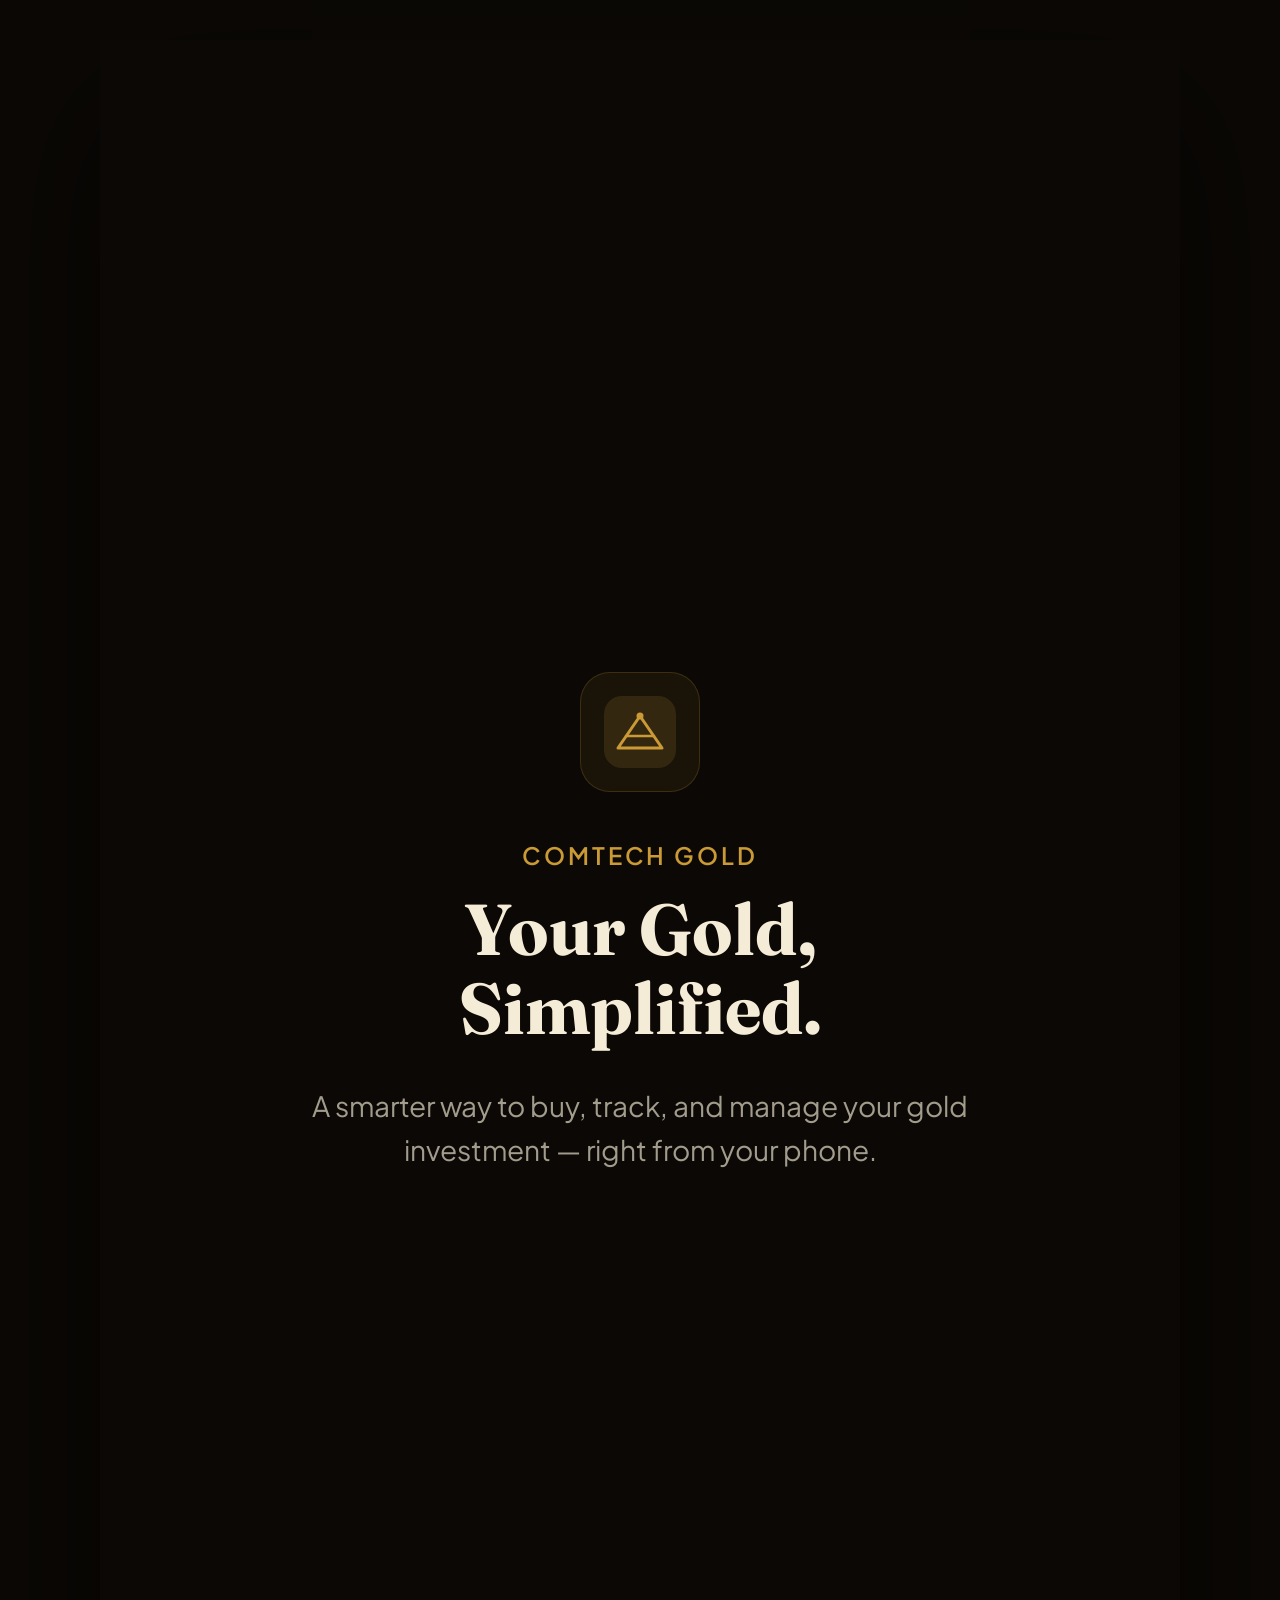
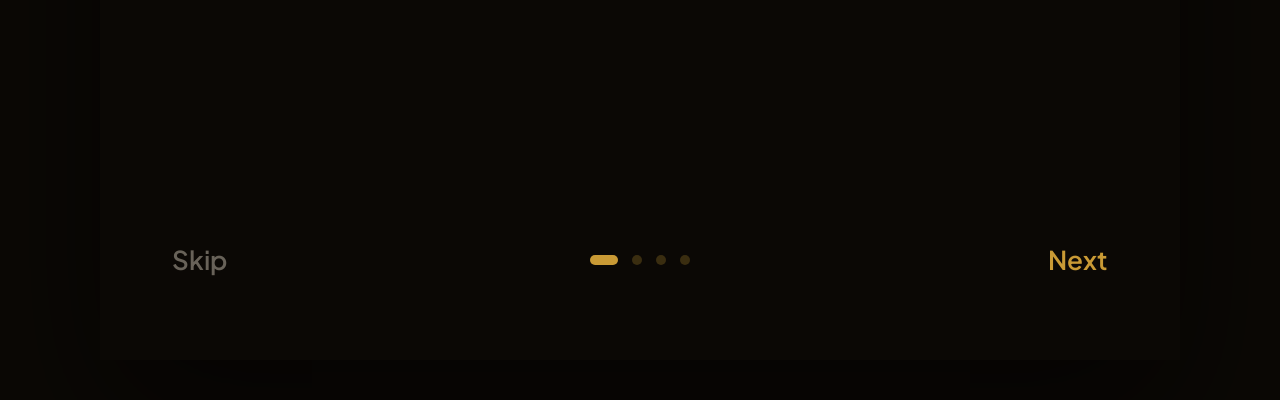
<file: design-a/comtech-gold-dashboard-v4.html>
<!DOCTYPE html>
<html lang="en">
<head>
<meta charset="UTF-8">
<title>ComTech Gold — Dashboard v4</title>
<link rel="preconnect" href="https://fonts.googleapis.com">
<link rel="preconnect" href="https://fonts.gstatic.com" crossorigin>
<link href="https://fonts.googleapis.com/css2?family=Fraunces:opsz,wght@9..144,500;9..144,600;9..144,700;9..144,800;9..144,900&family=Plus+Jakarta+Sans:wght@500;600;700;800&display=swap" rel="stylesheet">
<style>
  :root{
    --ink:        #1C140A;
    --ink-soft:   #2B1F12;
    --ink-raise:  #382A18;
    --parchment:  #F8F2E4;
    --parchment-2:#EFE6CF;
    --card:       #FFFCF5;
    --gold-100:   #FBEFC9;
    --gold-200:   #F2DC9A;
    --gold-300:   #E6C467;
    --gold-500:   #C99A35;
    --gold-600:   #AD7E26;
    --gold-700:   #8A621C;
    --gold-900:   #5B3F12;
    --emerald:    #1F4D3D;
    --emerald-br: #3FA37B;
    --oxblood:    #6E2430;
    --oxblood-lt: #8C3140;
    --text-ink:       #2A1D0F;
    --text-ink-soft:  #5C4A30;
    --text-on-dark:   #F5ECD8;
    --text-on-dark-soft: #C9AF80;
    --radius-lg: 40px;
    --radius-md: 28px;
    --radius-sm: 18px;
  }

  *{ margin:0; padding:0; box-sizing:border-box; }
  html,body{ background:#0B0805; }

  .icon-dirham{
    display:inline-block; width:1em; height:1em;
    background-color:currentColor;
    mask:url("data:image/svg+xml,%3Csvg xmlns='http://www.w3.org/2000/svg' viewBox='0 0 100 100'%3E%3Cpath fill-rule='evenodd' fill='black' d='M8 3L8 97Q55 97 80 76Q95 62 95 50Q95 38 80 24Q55 3 8 3ZM19 87Q53 87 71 72Q83 61 83 50Q83 39 71 28Q53 13 19 13Z'/%3E%3Cpath fill='black' d='M2 37L73 37C79 37 84 41 85 44C85 47 80 50 73 49L2 49Z'/%3E%3Cpath fill='black' d='M2 53L73 53C79 53 84 57 85 60C85 63 80 66 73 65L2 65Z'/%3E%3C/svg%3E") no-repeat center / contain;
    -webkit-mask:url("data:image/svg+xml,%3Csvg xmlns='http://www.w3.org/2000/svg' viewBox='0 0 100 100'%3E%3Cpath fill-rule='evenodd' fill='black' d='M8 3L8 97Q55 97 80 76Q95 62 95 50Q95 38 80 24Q55 3 8 3ZM19 87Q53 87 71 72Q83 61 83 50Q83 39 71 28Q53 13 19 13Z'/%3E%3Cpath fill='black' d='M2 37L73 37C79 37 84 41 85 44C85 47 80 50 73 49L2 49Z'/%3E%3Cpath fill='black' d='M2 53L73 53C79 53 84 57 85 60C85 63 80 66 73 65L2 65Z'/%3E%3C/svg%3E") no-repeat center / contain;
    mask-mode:alpha;
    vertical-align:middle;
  }

  body{
    display:flex; justify-content:center;
    padding:40px 0;
    font-family:"Plus Jakarta Sans",sans-serif;
  }

  button{ font-family:inherit; cursor:pointer; border:none; background:none; }
  *:focus-visible{ outline:3px solid var(--gold-300); outline-offset:3px; border-radius:12px; }

  /* ── frame ── */
  .frame{
    position:relative;
    width:1080px; height:1920px;
    overflow:hidden;
    background:var(--parchment);
    box-shadow:0 60px 140px rgba(0,0,0,.55);
  }
  .frame::before{
    content:"";
    position:absolute; inset:0;
    background-image:
      radial-gradient(circle at 18% 8%, rgba(201,154,53,.07), transparent 40%),
      radial-gradient(circle at 85% 30%, rgba(201,154,53,.05), transparent 45%);
    pointer-events:none; z-index:0;
  }

  /* ── status bar ── */
  .statusbar{
    position:relative; z-index:5;
    height:64px;
    display:flex; align-items:center; justify-content:space-between;
    padding:0 40px;
    color:var(--text-on-dark);
    font-weight:700; font-size:28px; letter-spacing:.3px;
  }
  .statusbar .icons{ display:flex; gap:14px; align-items:center; }

  /* ── vault band ── */
  .vault{
    position:relative; z-index:1;
    background:
      radial-gradient(120% 140% at 20% -10%, #4A3417 0%, transparent 55%),
      linear-gradient(168deg, #241A0E 0%, var(--ink) 55%, #150F08 100%);
    border-radius:0 0 64px 64px;
    padding-top:32px; padding-bottom:38px;
    box-shadow:0 30px 60px -20px rgba(0,0,0,.6);
  }
  .vault::after{
    content:""; position:absolute; left:0; right:0; bottom:0; height:2px;
    background:linear-gradient(90deg, transparent, var(--gold-500), transparent);
    opacity:.5;
  }

  .topbar{
    display:flex; align-items:center; justify-content:space-between;
    padding:18px 40px 30px;
  }
  .brand{ display:flex; align-items:center; gap:18px; }
  .brand-mark{
    width:72px; height:72px; border-radius:22px;
    background:linear-gradient(155deg, var(--gold-100), var(--gold-500) 55%, var(--gold-900) 100%);
    display:flex; align-items:center; justify-content:center;
    box-shadow:inset 0 2px 0 rgba(255,255,255,.6), inset 0 -3px 6px rgba(0,0,0,.35), 0 8px 18px rgba(0,0,0,.45);
  }
  .brand-mark svg{ width:40px; height:40px; }
  .brand-text .name{
    font-family:"Fraunces",serif; font-weight:700; font-size:44px;
    color:var(--text-on-dark); letter-spacing:.2px;
  }

  .topbar-actions{ display:flex; align-items:center; gap:18px; }
  .pill-toggle{
    display:flex; background:rgba(0,0,0,.35); border-radius:100px; padding:6px;
    box-shadow:inset 0 2px 6px rgba(0,0,0,.5), inset 0 1px 0 rgba(255,255,255,.05);
  }
  .pill-toggle button{
    padding:14px 22px; border-radius:100px;
    font-weight:700; font-size:28px;
    color:var(--text-on-dark-soft);
    min-height:56px; min-width:76px;
  }
  .pill-toggle button.active{
    background:linear-gradient(155deg, var(--gold-200), var(--gold-600));
    color:var(--ink);
    box-shadow:0 4px 10px rgba(0,0,0,.35), inset 0 1px 0 rgba(255,255,255,.5);
  }
  .icon-btn{
    width:64px; height:64px; border-radius:50%;
    background:rgba(255,255,255,.06);
    border:1px solid rgba(255,255,255,.08);
    display:flex; align-items:center; justify-content:center;
    position:relative;
    box-shadow:inset 0 1px 0 rgba(255,255,255,.08), 0 4px 10px rgba(0,0,0,.3);
  }
  .icon-btn svg{ width:30px; height:30px; stroke:var(--text-on-dark); }
  .icon-btn .dot{
    position:absolute; top:10px; right:10px;
    width:14px; height:14px; border-radius:50%;
    background:var(--oxblood-lt); border:2px solid var(--ink);
  }
  .avatar{
    width:64px; height:64px; border-radius:50%;
    background:linear-gradient(155deg, var(--gold-200), var(--gold-700));
    border:2px solid rgba(255,255,255,.25);
    display:flex; align-items:center; justify-content:center;
  }
  .avatar svg{ width:30px; height:30px; stroke:var(--ink); }

  /* live dot & animations */
  .live-dot{
    width:14px; height:14px; border-radius:50%; background:var(--emerald-br);
    box-shadow:0 0 0 0 rgba(63,163,123,.6);
    animation:pulse 2.2s infinite; flex-shrink:0;
  }
  @media(prefers-reduced-motion:reduce){ .live-dot{ animation:none; } }
  @keyframes pulse{
    0%{ box-shadow:0 0 0 0 rgba(63,163,123,.55); }
    70%{ box-shadow:0 0 0 14px rgba(63,163,123,0); }
    100%{ box-shadow:0 0 0 0 rgba(63,163,123,0); }
  }
  @keyframes drawLine{ to{ stroke-dashoffset:0; } }

  .trend-chip{
    display:inline-flex; align-items:center; gap:8px;
    background:rgba(63,163,123,.16);
    border:1px solid rgba(63,163,123,.4);
    color:var(--emerald-br);
    font-weight:700; font-size:22px;
    padding:9px 16px; border-radius:100px;
  }
  .trend-chip svg{ width:18px; height:18px; stroke:var(--emerald-br); flex-shrink:0; }
  .trend-chip.down{ background:rgba(140,49,64,.16); border-color:rgba(140,49,64,.4); color:#D98C97; }
  .trend-chip.down svg{ stroke:#D98C97; }

  /* ── vault stats ── */
  .vault-stats{
    display:grid; grid-template-columns:1fr 1px 1fr;
    align-items:start;
    padding:4px 70px 36px;
    gap:0 38px;
  }
  .stat-col{ display:flex; flex-direction:column; gap:10px; }
  .stat-col.market{ align-items:flex-end; text-align:right; }
  .stat-eyebrow{
    display:flex; align-items:center; gap:10px;
    font-size:26px; font-weight:800; letter-spacing:2.5px; text-transform:uppercase;
    color:var(--text-on-dark-soft);
  }
  .stat-col.market .stat-eyebrow{ flex-direction:row-reverse; }
  .stat-figure{
    font-family:"Fraunces",serif; font-weight:600; font-size:108px; line-height:1;
    color:var(--text-on-dark); font-variant-numeric:tabular-nums;
    display:flex; align-items:flex-start;
  }
  .stat-figure .cur{ font-size:54px; color:var(--gold-300); margin-top:17px; margin-right:7px; }
  .stat-figure .unit{ font-size:34px; color:var(--text-on-dark-soft); align-self:flex-end; margin-left:8px; margin-bottom:10px; }
  .stat-divider{
    width:1px; height:130px; align-self:center;
    background:linear-gradient(180deg, transparent 0%, rgba(230,196,103,.55) 25%, rgba(230,196,103,.55) 75%, transparent 100%);
  }

  /* ── vault chart ── */
  .vault-chart{ padding:0 40px 68px; }
  .chart-tf-row{ display:flex; gap:8px; }
  .chart-tf-row button{
    padding:10px 22px; border-radius:100px;
    font-size:22px; font-weight:700;
    color:var(--text-on-dark-soft);
    background:rgba(15,10,5,.55);
    border:1px solid rgba(255,255,255,.1);
    min-height:50px; backdrop-filter:blur(4px);
  }
  .chart-tf-row button.active{
    background:linear-gradient(155deg, var(--gold-200), var(--gold-600));
    color:var(--ink); border-color:transparent;
    box-shadow:0 4px 12px rgba(0,0,0,.3), inset 0 1px 0 rgba(255,255,255,.5);
  }
  .chart-header{
    display:flex; justify-content:space-between; align-items:center;
    margin-bottom:14px; padding:0 30px;
  }
  .chart-area{ position:relative; }
  #goldChart{ width:100%; display:block; }
  .chart-x-labels{
    display:flex; justify-content:space-between;
    padding-left:14px; padding-right:70px;
    margin-top:8px;
    font-size:22px; font-weight:700; color:var(--text-on-dark-soft);
  }
  .chart-loading{
    display:flex; align-items:center; justify-content:center;
    height:260px; font-size:21px; font-weight:700; color:var(--text-on-dark-soft); gap:12px;
  }

  /* ── profile menu ── */
  .profile-menu{
    position:absolute; top:170px; right:40px; width:400px;
    background:linear-gradient(168deg, #2E2010 0%, var(--ink) 60%, #150F08 100%);
    border:1px solid rgba(230,196,103,.22);
    border-radius:var(--radius-md);
    padding:18px;
    box-shadow:0 40px 70px -10px rgba(0,0,0,.7), inset 0 1px 0 rgba(255,255,255,.08);
    z-index:20; display:none;
    animation:menuFade .15s ease-out;
  }
  .profile-menu.open{ display:block; }
  @keyframes menuFade{
    from{ opacity:0; transform:translateY(-10px); }
    to{ opacity:1; transform:translateY(0); }
  }
  .profile-menu-header{
    display:flex; align-items:center; gap:16px;
    padding:16px 20px 20px;
    border-bottom:1px solid rgba(230,196,103,.12); margin-bottom:10px;
  }
  .profile-menu-avatar{
    width:72px; height:72px; border-radius:50%;
    background:linear-gradient(155deg, var(--gold-200), var(--gold-700));
    display:flex; align-items:center; justify-content:center; flex-shrink:0;
    border:2px solid rgba(255,255,255,.2);
  }
  .profile-menu-avatar svg{ width:34px; height:34px; stroke:var(--ink); }
  .profile-menu-name{ font-family:"Fraunces",serif; font-weight:700; font-size:30px; color:var(--text-on-dark); line-height:1.1; }
  .profile-menu-sub{ font-size:21px; font-weight:600; color:var(--text-on-dark-soft); margin-top:4px; }
  .profile-menu-item{
    display:flex; align-items:center; gap:20px;
    padding:20px 20px; border-radius:18px;
    font-size:27px; font-weight:700; color:var(--text-on-dark); cursor:pointer;
  }
  .profile-menu-item:hover{ background:rgba(255,255,255,.06); }
  .profile-menu-item svg{ width:30px; height:30px; stroke:var(--text-on-dark-soft); flex-shrink:0; }
  .profile-menu-divider{ height:1px; background:rgba(230,196,103,.12); margin:6px 0; }

  /* ═══════════════════════════════════════════════
     SLIDING CONTENT SYSTEM
  ═══════════════════════════════════════════════ */
  .content-wrapper{
    position:relative; z-index:2;
    /* frame already has overflow:hidden — it clips the wide track, no need here */
  }
  .content-track{
    display:flex;
    /* 5 panels: home(0) buy(1) gift(2) redeem(3) sell(4) */
    width:5400px;
    transition:transform 0.45s cubic-bezier(0.4, 0, 0.2, 1);
    /* default: show home = panel index 0 */
    transform:translateX(0);
  }
  .panel{
    width:1080px;
    flex-shrink:0;
    padding:0 40px 155px;
    /* no background — frame's parchment shows through, same as v3 .content */
  }
  /* action panels (buy/sell/redeem/gift) need their own background so they cover
     the vault when sliding in from the side */
  .panel.action-bg{
    background:var(--parchment);
  }

  /* ── shared card styles ── */
  .gold-card{
    position:relative; margin-top:-58px;
    border-radius:var(--radius-lg); padding:44px 44px 34px;
    background:
      linear-gradient(100deg, rgba(255,255,255,.5) 0%, rgba(255,255,255,0) 18%),
      linear-gradient(155deg, var(--gold-100) 0%, var(--gold-300) 32%, var(--gold-500) 62%, var(--gold-700) 88%, var(--gold-500) 100%);
    box-shadow:
      inset 0 3px 0 rgba(255,255,255,.65),
      inset 0 -10px 24px rgba(90,60,10,.35),
      0 30px 50px -18px rgba(76,52,12,.55);
    overflow:visible;
  }
  .gold-card::before{
    content:""; position:absolute; inset:0; border-radius:inherit;
    background:repeating-linear-gradient(115deg, rgba(255,255,255,.22) 0px, rgba(255,255,255,0) 3px, rgba(255,255,255,0) 7px);
    mix-blend-mode:overlay; pointer-events:none;
  }
  .ingot{
    position:absolute; top:-46px; right:46px;
    width:158px; height:104px;
    filter:drop-shadow(0 16px 18px rgba(60,40,10,.45));
  }
  .gold-card-header{ display:flex; align-items:center; justify-content:space-between; gap:16px; }
  .gold-card .eyebrow{
    display:flex; align-items:center; gap:10px;
    font-size:30px; font-weight:800; letter-spacing:2.5px; text-transform:uppercase;
    color:var(--ink-soft);
  }
  .gold-stats{ display:flex; align-items:flex-end; justify-content:space-between; margin-top:18px; }
  .gold-stats .grams{
    font-family:"Fraunces",serif; font-weight:700; font-size:104px; color:var(--ink);
    line-height:1; font-variant-numeric:tabular-nums;
  }
  .gold-stats .grams span{ font-size:52px; font-weight:700; }
  .gold-stats .value{ text-align:right; }
  .gold-stats .value .amt{
    font-family:"Fraunces",serif; font-weight:700; font-size:68px; color:var(--ink);
    font-variant-numeric:tabular-nums;
  }
  .gold-stats .value .lbl{ font-size:25px; font-weight:700; color:var(--ink-soft); margin-top:6px; }
  .trust-row{ display:flex; gap:24px; flex-wrap:wrap; margin-top:16px; }
  .trust-tag{ font-size:18px; font-weight:700; color:rgba(28,20,10,.45); letter-spacing:.3px; }
  .gold-card-cta{ display:flex; gap:20px; margin-top:26px; }

  .btn-emboss{
    flex:1; display:flex; align-items:center; justify-content:center; gap:14px;
    padding:24px 0; border-radius:100px;
    font-size:30px; font-weight:800; min-height:90px;
  }
  .btn-emboss.dark{
    background:linear-gradient(165deg, var(--ink-raise), var(--ink));
    color:var(--gold-200);
    box-shadow:inset 0 1px 0 rgba(255,255,255,.12), 0 10px 18px rgba(28,20,10,.45);
  }
  .btn-emboss.outline{
    background:rgba(255,255,255,.35);
    border:2px solid rgba(28,20,10,.3);
    color:var(--ink);
    box-shadow:inset 0 1px 0 rgba(255,255,255,.5);
  }
  .btn-emboss svg{ width:30px; height:30px; stroke:currentColor; }

  /* wallet card */
  .wallet-card{
    position:relative; margin-top:24px;
    border-radius:var(--radius-lg); padding:44px 44px 34px;
    display:flex; flex-direction:column;
    background:radial-gradient(140% 160% at 0% 0%, #6B4A2E 0%, #3D2512 45%, #241508 100%);
    box-shadow:
      inset 0 3px 0 rgba(255,255,255,.14),
      inset 0 -14px 26px rgba(0,0,0,.4),
      0 30px 50px -18px rgba(40,22,8,.6);
    overflow:hidden;
  }
  .wallet-card::after{
    content:""; position:absolute; inset:0; border-radius:inherit;
    background:
      repeating-linear-gradient(102deg, rgba(255,255,255,.04) 0px, rgba(255,255,255,0) 2px, rgba(255,255,255,0) 6px),
      repeating-linear-gradient(192deg, rgba(0,0,0,.08) 0px, rgba(0,0,0,0) 2px, rgba(0,0,0,0) 8px);
    mix-blend-mode:overlay; pointer-events:none;
  }
  .wallet-card::before{
    content:""; position:absolute; inset:16px; border-radius:34px;
    border:2px dashed rgba(245,236,216,.28);
    pointer-events:none; z-index:1;
  }
  .wallet-card .eyebrow{
    display:flex; align-items:center; gap:10px;
    font-size:30px; font-weight:800; letter-spacing:2.5px; text-transform:uppercase;
    color:rgba(245,236,216,.7); position:relative; z-index:2;
  }
  .wallet-stats{
    display:flex; align-items:flex-end; justify-content:space-between;
    margin-top:18px; position:relative; z-index:2;
  }
  .wallet-stats .amt{
    font-family:"Fraunces",serif; font-weight:700; font-size:104px; color:var(--text-on-dark);
    line-height:1; font-variant-numeric:tabular-nums;
  }
  .wallet-stats .amt .cur{ font-size:52px; color:var(--text-on-dark-soft); vertical-align:top; margin-top:18px; display:inline-block; }
  .wallet-stats .avail{ text-align:right; }
  .wallet-stats .avail .sub{
    font-family:"Fraunces",serif; font-weight:700; font-size:68px; color:var(--text-on-dark);
    font-variant-numeric:tabular-nums;
  }
  .wallet-stats .avail .sub .cur{ font-size:44px; color:rgba(245,236,216,.85); vertical-align:top; margin-top:8px; display:inline-block; }
  .wallet-stats .avail .lbl{ font-size:25px; font-weight:700; color:rgba(245,236,216,.6); margin-top:6px; }
  .wallet-card-cta{ display:flex; gap:20px; margin-top:26px; position:relative; z-index:2; }
  .btn-emboss.tan{
    flex:1;
    background:linear-gradient(165deg, var(--ink-raise), var(--ink));
    color:var(--gold-200);
    box-shadow:inset 0 1px 0 rgba(255,255,255,.12), 0 10px 18px rgba(28,20,10,.45);
  }
  .btn-emboss.tan-outline{
    flex:1;
    background:rgba(255,255,255,.12);
    border:2px solid rgba(245,236,216,.25);
    color:var(--text-on-dark);
    box-shadow:inset 0 1px 0 rgba(255,255,255,.18);
  }

  /* ── action panels (buy / sell / redeem / gift) ── */
  .action-card{
    margin-top:-58px;
    border-radius:var(--radius-lg);
    padding:44px 44px 40px;
    min-height:728px;
    display:flex; flex-direction:column;
    /* default (sell/redeem): dark vault brown */
    background:
      repeating-linear-gradient(115deg, rgba(255,255,255,.065) 0px, rgba(255,255,255,0) 3px, rgba(255,255,255,0) 7px),
      linear-gradient(168deg, #2E2010 0%, #1C140A 55%, #150F08 100%);
    box-shadow:0 30px 60px -18px rgba(0,0,0,.7), inset 0 3px 0 rgba(255,255,255,.08);
    border:1px solid rgba(230,196,103,.18);
  }
  .trade-confirm-btn{ margin-top:auto; }

  /* BUY — dark forest green with gold shimmer */
  .action-card.buy-card{
    background:
      repeating-linear-gradient(115deg, rgba(255,255,255,.07) 0px, rgba(255,255,255,0) 3px, rgba(255,255,255,0) 7px),
      linear-gradient(100deg, rgba(255,255,255,.1) 0%, rgba(255,255,255,0) 22%),
      linear-gradient(155deg, #1C4A2A 0%, #0E2A18 50%, #081810 100%);
    box-shadow:0 30px 60px -18px rgba(0,0,0,.7), inset 0 3px 0 rgba(63,163,123,.35);
    border-color:rgba(63,163,123,.25);
  }
  /* GIFT — dark vault brown with gold accents */
  .action-card.gift-card{
    min-height:auto;
    padding:34px 40px 30px;
    background:
      repeating-linear-gradient(115deg, rgba(255,255,255,.065) 0px, rgba(255,255,255,0) 3px, rgba(255,255,255,0) 7px),
      linear-gradient(168deg, #2E2010 0%, #1C140A 55%, #150F08 100%);
    box-shadow:0 30px 60px -18px rgba(0,0,0,.7), inset 0 3px 0 rgba(255,255,255,.08);
    border:1px solid rgba(230,196,103,.28);
  }
  .action-card.gift-card .action-card-header{ margin-bottom:14px; }
  .action-card.gift-card .action-card-title{ color:var(--text-on-dark); font-size:52px; }
  .action-card.gift-card .trade-input-wrap{ padding:14px 28px; }
  .action-card.gift-card .trade-input{ font-size:56px; }
  .action-card.gift-card .gift-input-wrap{ padding:14px 20px; }
  .action-card.gift-card .trade-price-ref{ color:var(--emerald-br); }
  .action-card.gift-card .balance-strip .lbl{ color:var(--text-on-dark-soft); }
  .action-card.gift-card .balance-strip .val{ color:var(--text-on-dark); }
  /* gold section labels */
  .gift-section-lbl{
    font-size:17px; font-weight:700; letter-spacing:1.5px; text-transform:uppercase;
    color:var(--gold-300); margin-bottom:5px;
  }
  .action-card.gift-card .preset-btn{ padding:13px 4px; }
  /* preset chips — gold tinted */
  .action-card.gift-card .preset-btn{
    background:rgba(230,196,103,.07); border-color:rgba(230,196,103,.2); color:var(--gold-300);
  }
  .action-card.gift-card .preset-btn.active{
    background:rgba(230,196,103,.2); border-color:rgba(230,196,103,.55); color:var(--gold-100);
  }
  /* darker input wrappers */
  .action-card.gift-card .trade-input-wrap{
    background:rgba(0,0,0,.32); border-color:rgba(230,196,103,.2);
  }
  .action-card.gift-card .trade-input{ color:var(--text-on-dark); }
  .action-card.gift-card .trade-input::placeholder{ color:rgba(245,236,216,.28); opacity:1; }
  .action-card.gift-card .trade-input-cur{ color:var(--gold-300); }
  .action-card.gift-card .gift-input-wrap{
    background:rgba(0,0,0,.28); border-color:rgba(230,196,103,.18);
  }
  .action-card.gift-card .gift-input-wrap svg{ stroke:var(--text-on-dark-soft); }
  .action-card.gift-card .gift-text-input{ color:var(--text-on-dark); }
  .action-card.gift-card .gift-text-input::placeholder{ color:rgba(245,236,216,.28); opacity:1; }
  /* result row */
  .action-card.gift-card .trade-result-label{ color:var(--text-on-dark-soft); }
  .action-card.gift-card .trade-result-val{ color:var(--text-on-dark); }
  .action-card.gift-card .trade-result-row{ border-top-color:rgba(230,196,103,.12); padding:8px 0 10px; }
  /* confirm — gold gradient button */
  .action-card.gift-card .trade-confirm-btn{
    background:linear-gradient(155deg, var(--gold-200), var(--gold-600));
    color:var(--ink);
    box-shadow:0 10px 28px rgba(0,0,0,.3);
  }
  .action-card-header{
    display:flex; align-items:center; justify-content:space-between;
    margin-bottom:26px; gap:16px;
  }
  .action-card-title{
    font-family:"Fraunces",serif; font-weight:700; font-size:64px;
    color:var(--text-on-dark); line-height:1;
  }
  /* price ref — top-right of header */
  .trade-price-ref{
    display:flex; align-items:center; gap:8px;
    font-size:23px; font-weight:700; color:var(--emerald-br);
    flex-shrink:0;
  }

  /* mode toggle */
  .trade-mode-row{
    display:flex;
    background:rgba(0,0,0,.32);
    border-radius:100px; padding:6px;
    margin-bottom:20px;
    box-shadow:inset 0 2px 6px rgba(0,0,0,.4);
  }
  .trade-mode-btn{
    flex:1; padding:13px 24px; border-radius:100px;
    font-size:24px; font-weight:700; font-family:inherit;
    color:var(--text-on-dark-soft);
    background:none; border:none; cursor:pointer;
    transition:color .15s; text-align:center;
  }
  .trade-mode-btn.active{
    background:linear-gradient(155deg, var(--gold-200), var(--gold-600));
    color:var(--ink);
    box-shadow:0 4px 12px rgba(0,0,0,.35), inset 0 1px 0 rgba(255,255,255,.5);
  }

  /* preset quick-amount chips */
  .preset-row{
    display:grid; grid-template-columns:repeat(4,1fr); gap:12px;
    margin-bottom:20px;
  }
  .preset-btn{
    padding:18px 4px; border-radius:20px;
    background:rgba(255,255,255,.06);
    border:1.5px solid rgba(230,196,103,.18);
    color:var(--gold-300);
    font-family:inherit; font-size:23px; font-weight:700;
    cursor:pointer; text-align:center;
    transition:background .15s, border-color .15s, color .15s;
  }
  .preset-btn.active{
    background:rgba(230,196,103,.2);
    border-color:rgba(230,196,103,.55);
    color:var(--gold-100);
  }

  /* amount input — big number, generous box */
  .trade-input-wrap{
    display:flex; align-items:center; gap:16px;
    background:rgba(255,255,255,.05);
    border:1.5px solid rgba(230,196,103,.22);
    border-radius:28px; padding:20px 36px;
    margin-bottom:16px;
    box-shadow:inset 0 2px 8px rgba(0,0,0,.3);
  }
  .trade-input-cur{
    font-family:"Fraunces",serif; font-weight:700; font-size:48px;
    color:var(--gold-300); min-width:32px; line-height:1;
    display:flex; align-items:center;
  }
  .trade-input-cur .icon-dirham{ width:42px; height:42px; }
  .trade-input{
    flex:1; background:none; border:none; outline:none;
    font-family:"Fraunces",serif; font-weight:700; font-size:72px;
    color:var(--text-on-dark); font-variant-numeric:tabular-nums;
    -moz-appearance:textfield;
  }
  .trade-input::placeholder{ color:rgba(245,236,216,.2); }
  .trade-input::-webkit-outer-spin-button,
  .trade-input::-webkit-inner-spin-button{ -webkit-appearance:none; }

  /* result row */
  .trade-result-row{
    display:flex; justify-content:space-between; align-items:center;
    padding:14px 0 22px;
    border-top:1px solid rgba(230,196,103,.12);
  }
  .trade-result-label{ font-size:24px; font-weight:700; color:var(--text-on-dark-soft); }
  .trade-result-val{
    font-family:"Fraunces",serif; font-weight:700; font-size:36px;
    color:var(--text-on-dark);
  }

  /* confirm button — full width, prominent */
  .trade-confirm-btn{
    width:100%; padding:28px;
    border-radius:100px; border:none; cursor:pointer;
    font-family:inherit; font-size:30px; font-weight:800;
    background:linear-gradient(155deg, var(--gold-200), var(--gold-600));
    color:var(--ink);
    box-shadow:0 12px 26px rgba(0,0,0,.4), inset 0 1px 0 rgba(255,255,255,.55);
  }
  .trade-confirm-btn.sell-mode{
    background:linear-gradient(155deg, #C9786A, var(--oxblood));
    color:var(--text-on-dark);
  }
  .trade-confirm-btn.redeem-mode{
    background:linear-gradient(155deg, #4A8C6A, var(--emerald));
    color:var(--text-on-dark);
  }
  .trade-confirm-btn.gift-mode{
    background:linear-gradient(155deg, var(--gold-300), var(--gold-700));
    color:var(--ink);
  }

  /* balance strip — secondary info, small */
  .balance-strip{
    display:flex; justify-content:space-between; align-items:center;
    margin-bottom:12px; padding:0 2px;
  }
  .balance-strip .lbl{ font-size:20px; font-weight:700; color:var(--text-on-dark-soft); }
  .balance-strip .val{ font-family:"Fraunces",serif; font-weight:700; font-size:26px; color:var(--text-on-dark); }

  /* redeem holdings strip — compact gold pill */
  .redeem-info-card{
    border-radius:24px; padding:18px 28px;
    background:linear-gradient(155deg, var(--gold-100), var(--gold-300) 60%, var(--gold-500) 100%);
    box-shadow:inset 0 2px 0 rgba(255,255,255,.6), 0 10px 20px -6px rgba(90,60,10,.4);
    margin-bottom:14px;
    display:flex; justify-content:space-between; align-items:center;
  }
  .redeem-info-card .ri-label{ font-size:20px; font-weight:800; letter-spacing:2px; text-transform:uppercase; color:var(--ink-soft); }
  .redeem-info-card .ri-value{
    font-family:"Fraunces",serif; font-weight:700; font-size:48px; color:var(--ink); line-height:1;
  }
  .redeem-info-card .ri-value span{ font-size:30px; }

  /* gift text inputs */
  .gift-input-wrap{
    border-radius:20px; padding:14px 24px;
    background:rgba(255,255,255,.04);
    border:1.5px solid rgba(230,196,103,.15);
    margin-bottom:10px;
    display:flex; align-items:center; gap:14px;
  }
  .gift-input-wrap svg{ width:24px; height:24px; stroke:var(--text-on-dark-soft); flex-shrink:0; }
  .gift-text-input{
    flex:1; background:none; border:none; outline:none;
    font-family:"Plus Jakarta Sans",sans-serif; font-weight:700; font-size:26px;
    color:var(--text-on-dark);
  }
  .gift-text-input::placeholder{ color:var(--text-on-dark-soft); opacity:.6; }

  /* ── bottom nav ── */
  .bottom-nav{
    position:absolute; left:50%; bottom:30px; transform:translateX(-50%);
    width:988px;
    display:flex; justify-content:space-between;
    background:linear-gradient(165deg, var(--ink-raise), var(--ink));
    border:1px solid rgba(230,196,103,.28);
    border-radius:40px; padding:18px 24px;
    box-shadow:0 30px 60px -10px rgba(0,0,0,.65), inset 0 1px 0 rgba(255,255,255,.1);
    z-index:6;
  }
  .nav-item{
    display:flex; flex-direction:column; align-items:center; gap:10px;
    padding:20px 30px; border-radius:28px;
    min-width:148px; cursor:pointer;
  }
  .nav-item svg{ width:40px; height:40px; stroke:var(--text-on-dark-soft); }
  .nav-item span{ font-size:24px; font-weight:700; color:var(--text-on-dark-soft); }
  .nav-item.active{
    background:linear-gradient(155deg, var(--gold-200), var(--gold-600));
    box-shadow:0 10px 20px rgba(0,0,0,.4), inset 0 1px 0 rgba(255,255,255,.5);
  }
  .nav-item.active svg{ stroke:var(--ink); }
  .nav-item.active span{ color:var(--ink); }

  /* ═══════════════════════════════════════════
     ONBOARDING OVERLAY
     ═══════════════════════════════════════════ */

  #ob-overlay {
    position: absolute;
    inset: 0;
    z-index: 9999;
    background: #0B0805;
    display: flex;
    flex-direction: column;
    overflow: hidden;
    transition: opacity 0.45s ease;
  }

  #ob-overlay.ob-hidden {
    opacity: 0;
    pointer-events: none;
  }

  #ob-track {
    flex: 1;
    display: flex;
    flex-direction: row;
    width: 400%;
    transition: transform 0.42s cubic-bezier(0.4, 0, 0.2, 1);
  }

  .ob-slide {
    width: 25%;
    display: flex;
    align-items: center;
    justify-content: center;
    padding: 60px 64px 0;
    box-sizing: border-box;
  }

  .ob-slide-inner {
    display: flex;
    flex-direction: column;
    align-items: center;
    text-align: center;
    max-width: 680px;
  }

  .ob-icon-wrap {
    width: 120px;
    height: 120px;
    border-radius: 30px;
    display: flex;
    align-items: center;
    justify-content: center;
    margin-bottom: 48px;
    background: rgba(201, 154, 53, 0.08);
    border: 1.5px solid rgba(201, 154, 53, 0.2);
  }

  .ob-icon-wrap svg {
    width: 72px;
    height: 72px;
  }

  .ob-eyebrow {
    font-family: 'Plus Jakarta Sans', sans-serif;
    font-size: 24px;
    font-weight: 600;
    letter-spacing: 0.12em;
    text-transform: uppercase;
    color: #C99A35;
    margin: 0 0 20px;
  }

  .ob-heading {
    font-family: 'Fraunces', serif;
    font-size: 72px;
    font-weight: 700;
    line-height: 1.1;
    color: #F5ECD7;
    margin: 0 0 36px;
  }

  .ob-body {
    font-family: 'Plus Jakarta Sans', sans-serif;
    font-size: 28px;
    font-weight: 400;
    line-height: 1.55;
    color: rgba(245, 236, 215, 0.65);
    margin: 0 0 48px;
  }

  .ob-features {
    list-style: none;
    padding: 0;
    margin: 0 0 48px;
    display: flex;
    flex-direction: column;
    gap: 20px;
    align-items: flex-start;
    align-self: stretch;
    text-align: left;
  }

  .ob-features li {
    display: flex;
    align-items: center;
    gap: 16px;
    font-family: 'Plus Jakarta Sans', sans-serif;
    font-size: 26px;
    font-weight: 500;
    color: rgba(245, 236, 215, 0.8);
  }

  .ob-dot {
    width: 8px;
    height: 8px;
    border-radius: 50%;
    background: #C99A35;
    flex-shrink: 0;
  }

  #ob-cta {
    width: 100%;
    padding: 36px 0;
    background: linear-gradient(135deg, #C99A35 0%, #E8B84B 60%, #C99A35 100%);
    border: none;
    border-radius: 20px;
    font-family: 'Plus Jakarta Sans', sans-serif;
    font-size: 32px;
    font-weight: 700;
    color: #0B0805;
    cursor: pointer;
    letter-spacing: 0.02em;
    transition: opacity 0.2s;
    margin-top: 8px;
  }

  #ob-cta:active { opacity: 0.82; }

  #ob-controls {
    display: flex;
    align-items: center;
    justify-content: space-between;
    padding: 40px 64px 72px;
    flex-shrink: 0;
  }

  #ob-skip,
  #ob-next {
    font-family: 'Plus Jakarta Sans', sans-serif;
    font-size: 26px;
    font-weight: 600;
    background: none;
    border: none;
    cursor: pointer;
    padding: 12px 8px;
    min-width: 100px;
    transition: opacity 0.2s;
  }

  #ob-skip {
    color: rgba(245, 236, 215, 0.4);
    text-align: left;
  }

  #ob-next {
    color: #C99A35;
    text-align: right;
  }

  #ob-skip:active,
  #ob-next:active { opacity: 0.6; }

  #ob-overlay.ob-last #ob-next { visibility: hidden; }

  #ob-dots {
    display: flex;
    gap: 14px;
    align-items: center;
  }

  .ob-dot-pip {
    width: 10px;
    height: 10px;
    border-radius: 50%;
    background: rgba(201, 154, 53, 0.25);
    transition: background 0.25s, width 0.25s;
    display: block;
  }

  .ob-dot-pip.active {
    background: #C99A35;
    width: 28px;
    border-radius: 5px;
  }

  /* ═══════════════════════════════════════════
     GUIDED TOUR
     ═══════════════════════════════════════════ */

  #tour-overlay {
    position: absolute;
    inset: 0;
    z-index: 10000;
    pointer-events: none;
    display: none;
    margin: 0;
    padding: 0;
  }

  #tour-overlay.tour-active {
    display: block;
    pointer-events: all;
  }

  #tour-spot {
    position: absolute;
    pointer-events: none;
    transition: left 0.38s cubic-bezier(0.4,0,0.2,1),
                top  0.38s cubic-bezier(0.4,0,0.2,1),
                width  0.38s cubic-bezier(0.4,0,0.2,1),
                height 0.38s cubic-bezier(0.4,0,0.2,1),
                border-radius 0.38s cubic-bezier(0.4,0,0.2,1);
    box-shadow:
      0 0 0 5000px rgba(0,0,0,0.78),
      0 0 0 2.5px #C99A35,
      0 0 28px 8px rgba(201,154,53,0.22);
  }

  @keyframes tourTipIn {
    from { opacity: 0; transform: translateY(10px); }
    to   { opacity: 1; transform: translateY(0); }
  }

  #tour-tip {
    position: absolute;
    pointer-events: all;
    background: linear-gradient(160deg, #1E1609 0%, #110E07 100%);
    border: 1.5px solid rgba(201,154,53,0.28);
    border-radius: 24px;
    padding: 44px 52px 36px;
    box-shadow: 0 24px 80px rgba(0,0,0,0.6), 0 0 0 1px rgba(0,0,0,0.35);
    animation: tourTipIn 0.3s ease forwards;
  }

  #tour-label {
    font-family: 'Plus Jakarta Sans', sans-serif;
    font-size: 22px;
    font-weight: 700;
    letter-spacing: 0.14em;
    text-transform: uppercase;
    color: #C99A35;
    margin: 0 0 10px;
  }

  #tour-title {
    font-family: 'Fraunces', serif;
    font-size: 52px;
    font-weight: 700;
    line-height: 1.1;
    color: #F5ECD7;
    margin: 0 0 18px;
  }

  #tour-body-text {
    font-family: 'Plus Jakarta Sans', sans-serif;
    font-size: 30px;
    font-weight: 400;
    line-height: 1.55;
    color: rgba(245,236,215,0.68);
    margin: 0 0 32px;
  }

  #tour-footer {
    display: flex;
    align-items: center;
    justify-content: space-between;
  }

  #tour-prog {
    font-family: 'Plus Jakarta Sans', sans-serif;
    font-size: 24px;
    font-weight: 600;
    color: rgba(245,236,215,0.32);
  }

  #tour-btns {
    display: flex;
    gap: 16px;
    align-items: center;
  }

  #tour-skip-btn {
    font-family: 'Plus Jakarta Sans', sans-serif;
    font-size: 24px;
    font-weight: 500;
    background: none;
    border: none;
    color: rgba(245,236,215,0.35);
    cursor: pointer;
    padding: 12px 8px;
    transition: color 0.2s;
  }

  #tour-skip-btn:hover { color: rgba(245,236,215,0.6); }

  #tour-next-btn {
    font-family: 'Plus Jakarta Sans', sans-serif;
    font-size: 28px;
    font-weight: 700;
    background: linear-gradient(135deg, #C99A35 0%, #E8B84B 60%, #C99A35 100%);
    border: none;
    border-radius: 16px;
    color: #0B0805;
    cursor: pointer;
    padding: 20px 48px;
    transition: opacity 0.2s;
    letter-spacing: 0.01em;
  }

  #tour-next-btn:active { opacity: 0.82; }

  #tour-arrow {
    position: absolute;
    width: 0;
    height: 0;
  }

  #tour-arrow.arrow-up {
    border-left: 16px solid transparent;
    border-right: 16px solid transparent;
    border-bottom: 16px solid rgba(201,154,53,0.28);
    top: -16px;
  }

  #tour-arrow.arrow-down {
    border-left: 16px solid transparent;
    border-right: 16px solid transparent;
    border-top: 16px solid rgba(201,154,53,0.28);
    bottom: -16px;
  }
</style>
</head>
<body>

<div class="frame">

<!-- ═══════════════════════════════════════════
     ONBOARDING OVERLAY
     ═══════════════════════════════════════════ -->
<div id="ob-overlay" role="dialog" aria-modal="true" aria-label="App introduction" tabindex="-1">

  <div id="ob-track">

    <!-- Slide 1: Welcome -->
    <div class="ob-slide" data-slide="0">
      <div class="ob-slide-inner">
        <div class="ob-icon-wrap ob-icon-brand">
          <svg width="72" height="72" viewBox="0 0 72 72" fill="none">
            <rect width="72" height="72" rx="18" fill="#C99A35" opacity="0.15"/>
            <path d="M14 52 L36 20 L58 52 Z" fill="none" stroke="#C99A35" stroke-width="3" stroke-linejoin="round"/>
            <path d="M22 40 L50 40" stroke="#C99A35" stroke-width="2.5" stroke-linecap="round"/>
            <circle cx="36" cy="20" r="3.5" fill="#C99A35"/>
          </svg>
        </div>
        <p class="ob-eyebrow">ComTech Gold</p>
        <h1 class="ob-heading">Your Gold,<br>Simplified.</h1>
        <p class="ob-body">A smarter way to buy, track, and manage your gold investment — right from your phone.</p>
      </div>
    </div>

    <!-- Slide 2: Portfolio -->
    <div class="ob-slide" data-slide="1">
      <div class="ob-slide-inner">
        <div class="ob-icon-wrap ob-icon-chart">
          <svg width="72" height="72" viewBox="0 0 72 72" fill="none">
            <rect width="72" height="72" rx="18" fill="#C99A35" opacity="0.15"/>
            <polyline points="14,50 26,34 36,38 48,24 58,28" fill="none" stroke="#C99A35" stroke-width="3" stroke-linecap="round" stroke-linejoin="round"/>
            <circle cx="48" cy="24" r="3.5" fill="#C99A35"/>
          </svg>
        </div>
        <p class="ob-eyebrow">Portfolio &amp; Prices</p>
        <h1 class="ob-heading">Track Your<br>Gold Live.</h1>
        <p class="ob-body">Your portfolio value and live gold spot price update in real time. Filter the chart by 1H, 1D, 5D, 1M or 6M.</p>
        <ul class="ob-features">
          <li><span class="ob-dot"></span>Live portfolio value</li>
          <li><span class="ob-dot"></span>Real-time spot price</li>
          <li><span class="ob-dot"></span>Interactive price chart</li>
        </ul>
      </div>
    </div>

    <!-- Slide 3: Trade -->
    <div class="ob-slide" data-slide="2">
      <div class="ob-slide-inner">
        <div class="ob-icon-wrap ob-icon-trade">
          <svg width="72" height="72" viewBox="0 0 72 72" fill="none">
            <rect width="72" height="72" rx="18" fill="#C99A35" opacity="0.15"/>
            <rect x="16" y="28" width="18" height="18" rx="3" fill="#C99A35" opacity="0.8"/>
            <rect x="38" y="26" width="18" height="18" rx="3" fill="none" stroke="#C99A35" stroke-width="2.5"/>
            <path d="M30 20 L42 20 M38 16 L42 20 L38 24" stroke="#C99A35" stroke-width="2" stroke-linecap="round" stroke-linejoin="round"/>
            <path d="M30 52 L42 52 M34 48 L30 52 L34 56" stroke="#C99A35" stroke-width="2" stroke-linecap="round" stroke-linejoin="round"/>
          </svg>
        </div>
        <p class="ob-eyebrow">Buy · Sell · Gift · Redeem</p>
        <h1 class="ob-heading">Trade Gold<br>Instantly.</h1>
        <p class="ob-body">Buy or sell by amount or by grams. Gift gold to anyone. Request physical delivery to your door.</p>
        <ul class="ob-features">
          <li><span class="ob-dot"></span>Buy by amount or grams</li>
          <li><span class="ob-dot"></span>Sell with live spread price</li>
          <li><span class="ob-dot"></span>Gift &amp; redeem anytime</li>
        </ul>
      </div>
    </div>

    <!-- Slide 4: Wallet -->
    <div class="ob-slide" data-slide="3">
      <div class="ob-slide-inner">
        <div class="ob-icon-wrap ob-icon-wallet">
          <svg width="72" height="72" viewBox="0 0 72 72" fill="none">
            <rect width="72" height="72" rx="18" fill="#C99A35" opacity="0.15"/>
            <rect x="12" y="24" width="48" height="30" rx="5" fill="none" stroke="#C99A35" stroke-width="2.5"/>
            <path d="M12 32 L60 32" stroke="#C99A35" stroke-width="2" stroke-linecap="round"/>
            <circle cx="48" cy="43" r="4" fill="#C99A35" opacity="0.85"/>
          </svg>
        </div>
        <p class="ob-eyebrow">Wallet &amp; Funds</p>
        <h1 class="ob-heading">Your Wallet,<br>Your Way.</h1>
        <p class="ob-body">Add funds or withdraw earnings. Switch between USD and AED with a single tap.</p>
        <ul class="ob-features">
          <li><span class="ob-dot"></span>Add &amp; withdraw funds</li>
          <li><span class="ob-dot"></span>USD ⇄ AED currency toggle</li>
          <li><span class="ob-dot"></span>Instant balance updates</li>
        </ul>
        <button id="ob-cta" onclick="obStartTour()">Enter App →</button>
      </div>
    </div>

  </div><!-- /ob-track -->

  <div id="ob-controls">
    <button id="ob-skip" onclick="obDismiss()">Skip</button>
    <div id="ob-dots">
      <span class="ob-dot-pip active" data-pip="0"></span>
      <span class="ob-dot-pip" data-pip="1"></span>
      <span class="ob-dot-pip" data-pip="2"></span>
      <span class="ob-dot-pip" data-pip="3"></span>
    </div>
    <button id="ob-next" onclick="obNext()">Next</button>
  </div>

</div><!-- /ob-overlay -->

<!-- ═══════════════════════════════════════════
     GUIDED TOUR OVERLAY
     ═══════════════════════════════════════════ -->
<div id="tour-overlay" aria-hidden="true">
  <div id="tour-spot"></div>
  <div id="tour-tip">
    <div id="tour-arrow"></div>
    <p id="tour-label"></p>
    <h2 id="tour-title"></h2>
    <p id="tour-body-text"></p>
    <div id="tour-footer">
      <span id="tour-prog"></span>
      <div id="tour-btns">
        <button id="tour-skip-btn" onclick="tourSkip()">Skip tour</button>
        <button id="tour-next-btn" onclick="tourNext()">Next →</button>
      </div>
    </div>
  </div>
</div><!-- /tour-overlay -->

  <!-- VAULT HERO — fixed at top, never moves -->
  <div class="vault">
    <div class="statusbar">
      <span>9:41</span>
      <div class="icons">
        <svg width="30" height="20" viewBox="0 0 30 20" fill="none"><rect x="1" y="6" width="20" height="11" rx="3" stroke="#F5ECD8" stroke-width="1.6"/><rect x="3" y="8" width="14" height="7" rx="1.5" fill="#F5ECD8"/><rect x="22" y="9" width="3" height="5" rx="1" fill="#F5ECD8"/></svg>
      </div>
    </div>

    <div class="topbar">
      <div class="brand">
        <div class="brand-mark">
          <svg viewBox="0 0 24 24" fill="none"><rect x="3" y="9" width="18" height="9" rx="2" fill="var(--ink)"/><rect x="3" y="5" width="18" height="6" rx="2" fill="var(--ink)" opacity=".55"/></svg>
        </div>
        <div class="brand-text">
          <div class="name">ComTech Gold</div>
        </div>
      </div>
      <div class="topbar-actions">
        <div class="pill-toggle">
          <button data-currency="AED"><span class="icon-dirham"></span></button>
          <button data-currency="USD" class="active">$</button>
        </div>
        <button class="icon-btn" aria-label="Notifications">
          <svg viewBox="0 0 24 24" fill="none" stroke-width="2" stroke-linecap="round" stroke-linejoin="round"><path d="M18 8a6 6 0 1 0-12 0c0 7-3 9-3 9h18s-3-2-3-9"/><path d="M13.7 21a2 2 0 0 1-3.4 0"/></svg>
          <span class="dot"></span>
        </button>
        <button class="avatar" id="avatarBtn" aria-label="Profile" aria-expanded="false">
          <svg viewBox="0 0 24 24" fill="none" stroke-width="2" stroke-linecap="round" stroke-linejoin="round"><circle cx="12" cy="8" r="4"/><path d="M4 20c0-4 4-6 8-6s8 2 8 6"/></svg>
        </button>
      </div>
    </div>

    <!-- PROFILE MENU -->
    <div class="profile-menu" id="profileMenu" role="dialog" aria-label="Profile menu">
      <div class="profile-menu-header">
        <div class="profile-menu-avatar">
          <svg viewBox="0 0 24 24" fill="none" stroke-width="2" stroke-linecap="round" stroke-linejoin="round"><circle cx="12" cy="8" r="4"/><path d="M4 20c0-4 4-6 8-6s8 2 8 6"/></svg>
        </div>
        <div>
          <div class="profile-menu-name">Ashwin M.</div>
          <div class="profile-menu-sub">ashwin@comtech.ae</div>
        </div>
      </div>
      <div class="profile-menu-item" data-menu="home" role="button" tabindex="0">
        <svg viewBox="0 0 24 24" fill="none" stroke-width="2.2" stroke-linecap="round" stroke-linejoin="round"><path d="M3 11 12 4l9 7"/><path d="M5 10v10h14V10"/></svg>
        Home
      </div>
      <div class="profile-menu-item" data-menu="prices" role="button" tabindex="0">
        <svg viewBox="0 0 24 24" fill="none" stroke-width="2.2" stroke-linecap="round" stroke-linejoin="round"><path d="M4 19V9M11 19V4M18 19v-6"/></svg>
        Prices
      </div>
      <div class="profile-menu-item" data-menu="history" role="button" tabindex="0">
        <svg viewBox="0 0 24 24" fill="none" stroke-width="2.2" stroke-linecap="round" stroke-linejoin="round"><circle cx="12" cy="12" r="9"/><path d="M12 7v5l4 2"/></svg>
        History
      </div>
      <div class="profile-menu-divider"></div>
      <div class="profile-menu-item" data-menu="settings" role="button" tabindex="0">
        <svg viewBox="0 0 24 24" fill="none" stroke-width="2.2" stroke-linecap="round" stroke-linejoin="round"><circle cx="12" cy="12" r="3"/><path d="M12 2v2M12 20v2M4.22 4.22l1.42 1.42M18.36 18.36l1.42 1.42M2 12h2M20 12h2M4.22 19.78l1.42-1.42M18.36 5.64l1.42-1.42"/></svg>
        Settings
      </div>
    </div>

    <!-- VAULT STATS -->
    <div class="vault-stats">
      <div class="stat-col portfolio">
        <div class="stat-figure" id="port-value">
          <span class="cur" id="portCur">$</span><span id="port-num">—</span>
        </div>
        <div class="stat-eyebrow">My Portfolio</div>
      </div>
      <div class="stat-divider"></div>
      <div class="stat-col market">
        <div class="stat-figure" id="live-price">
          <span class="cur" id="liveCur">$</span><span id="live-num">—</span><span class="unit">/ g</span>
        </div>
        <div class="stat-eyebrow">Live Gold</div>
      </div>
    </div>

    <!-- VAULT CHART -->
    <div class="vault-chart">
      <div class="chart-header">
        <div class="chart-tf-row">
          <button data-tf="1H">1H</button>
          <button data-tf="1D" class="active">1D</button>
          <button data-tf="5D">5D</button>
          <button data-tf="1M">1M</button>
          <button data-tf="6M">6M</button>
        </div>
        <div id="live-change" class="trend-chip">
          <svg viewBox="0 0 24 24" fill="none" stroke-width="2.4" stroke-linecap="round" stroke-linejoin="round"><path d="M5 17 11 11 15 15 19 7"/><path d="M14 7h5v5"/></svg>
          —
        </div>
      </div>
      <div class="chart-area">
        <div class="chart-loading" id="chart-loading">
          <span class="live-dot"></span> Loading live data…
        </div>
        <svg id="goldChart" viewBox="0 0 960 360" preserveAspectRatio="xMidYMid meet" style="display:none"></svg>
        <div class="chart-x-labels" id="chart-x-labels"></div>
      </div>
    </div>
  </div>
  <!-- END VAULT -->

  <!-- SLIDING CONTENT TRACK -->
  <!-- Panel order: sell(0) | buy(1) | home(2) | redeem(3) | gift(4) -->
  <div class="content-wrapper">
    <div class="content-track" id="contentTrack">

      <!-- ── PANEL 0: SELL ── -->
      <!-- ── PANEL 0: HOME (default) ── -->
      <div class="panel">
        <!-- GOLD HOLDINGS CARD -->
        <div class="gold-card">
          <svg class="ingot" viewBox="0 0 200 130" xmlns="http://www.w3.org/2000/svg">
            <defs>
              <linearGradient id="ingotTop" x1="0" y1="0" x2="1" y2="1">
                <stop offset="0%" stop-color="#FBEFC9"/>
                <stop offset="45%" stop-color="#E6C467"/>
                <stop offset="100%" stop-color="#AD7E26"/>
              </linearGradient>
              <linearGradient id="ingotFace" x1="0" y1="0" x2="0" y2="1">
                <stop offset="0%" stop-color="#C99A35"/>
                <stop offset="100%" stop-color="#8A621C"/>
              </linearGradient>
              <linearGradient id="ingotSide" x1="0" y1="0" x2="1" y2="0">
                <stop offset="0%" stop-color="#5B3F12"/>
                <stop offset="100%" stop-color="#3F2A0C"/>
              </linearGradient>
            </defs>
            <g transform="translate(0,8)">
              <polygon points="56,30 176,30 158,52 38,52" fill="url(#ingotTop)"/>
              <polygon points="38,52 158,52 158,70 38,70" fill="url(#ingotFace)"/>
              <polygon points="158,52 176,30 176,48 158,70" fill="url(#ingotSide)"/>
            </g>
            <g transform="translate(0,46)">
              <polygon points="38,30 158,30 140,52 20,52" fill="url(#ingotTop)"/>
              <polygon points="20,52 140,52 140,76 20,76" fill="url(#ingotFace)"/>
              <polygon points="140,52 158,30 158,54 140,76" fill="url(#ingotSide)"/>
              <line x1="60" y1="52" x2="60" y2="76" stroke="#FBEFC9" stroke-opacity=".35" stroke-width="2"/>
              <line x1="100" y1="52" x2="100" y2="76" stroke="#FBEFC9" stroke-opacity=".35" stroke-width="2"/>
            </g>
          </svg>

          <div class="gold-card-header">
            <div class="eyebrow">My Gold Holdings</div>
            <div class="trust-row" style="margin-top:0;text-align:right">
              <span class="trust-tag">999.9 · 24K Vaulted</span>
              <span class="trust-tag">·</span>
              <span class="trust-tag">Insured · Transguard UAE</span>
            </div>
          </div>

          <div class="gold-stats">
            <div class="grams" id="holdingsGrams">10.05<span>g</span></div>
            <div class="value">
              <div class="amt" id="gold-card-value">$1,388.92</div>
              <div class="lbl">Current value</div>
            </div>
          </div>

          <div class="gold-card-cta">
            <button class="btn-emboss dark" data-goto="buy">
              <svg viewBox="0 0 24 24" fill="none" stroke-width="2.4" stroke-linecap="round" stroke-linejoin="round"><path d="M12 5v14M5 12h14"/></svg>
              Buy gold
            </button>
            <button class="btn-emboss outline" data-goto="sell">
              <svg viewBox="0 0 24 24" fill="none" stroke-width="2.4" stroke-linecap="round" stroke-linejoin="round"><path d="M19 12H5M12 19l-7-7 7-7"/></svg>
              Sell gold
            </button>
          </div>
        </div>

        <!-- WALLET CARD -->
        <div class="wallet-card">
          <div class="eyebrow">My Funds</div>
          <div class="wallet-stats">
            <div class="amt" id="walletMain"><span class="cur">$</span>700.80</div>
            <div class="avail">
              <div class="sub" id="walletAlt"><span class="cur"><span class="icon-dirham"></span></span>2,573.94</div>
              <div class="lbl">Available balance</div>
            </div>
          </div>
          <div class="wallet-card-cta">
            <button class="btn-emboss tan" id="addFundsBtn">
              <svg viewBox="0 0 24 24" fill="none" stroke-width="2.4" stroke-linecap="round" stroke-linejoin="round"><path d="M12 5v14M5 12h14"/></svg>
              Add funds
            </button>
            <button class="btn-emboss tan-outline" id="withdrawBtn">
              <svg viewBox="0 0 24 24" fill="none" stroke-width="2.4" stroke-linecap="round" stroke-linejoin="round"><path d="M19 12H5M12 19l-7-7 7-7"/></svg>
              Withdraw
            </button>
          </div>
        </div>
      </div>

      <!-- ── PANEL 1: BUY ── -->
      <div class="panel">
        <div class="action-card buy-card">
          <div class="action-card-header">
            <div class="action-card-title">Buy Gold</div>
            <div class="trade-price-ref">
              <span class="live-dot"></span>
              <span id="buyPriceRef">Loading…</span>
            </div>
          </div>
          <div class="balance-strip">
            <span class="lbl">Available balance</span>
            <span class="val" id="buy-balance">$700.80</span>
          </div>
          <div class="trade-mode-row">
            <button class="trade-mode-btn active" data-buy-mode="amount">By Amount</button>
            <button class="trade-mode-btn" data-buy-mode="grams">By Grams</button>
          </div>
          <div class="preset-row" id="buyPresets">
            <button class="preset-btn" data-buy-preset="100">100</button>
            <button class="preset-btn" data-buy-preset="250">250</button>
            <button class="preset-btn" data-buy-preset="500">500</button>
            <button class="preset-btn" data-buy-preset="1000">1,000</button>
          </div>
          <div class="trade-input-wrap">
            <span class="trade-input-cur" id="buyInputCur">$</span>
            <input class="trade-input" id="buyInput" type="number" placeholder="0.00" min="0" step="any">
          </div>
          <div class="trade-result-row">
            <span class="trade-result-label">You receive</span>
            <span class="trade-result-val" id="buyResult">≈ 0.0000 g</span>
          </div>
          <button class="trade-confirm-btn" id="buyConfirm">Confirm Buy</button>
        </div>
      </div>

      <!-- ── PANEL 2: GIFT ── -->
      <div class="panel">
        <div class="action-card gift-card">
          <div class="action-card-header">
            <div class="action-card-title">Gift Gold</div>
            <div class="trade-price-ref">
              <span class="live-dot"></span>
              <span id="giftPriceRef">Loading…</span>
            </div>
          </div>
          <div class="balance-strip" style="margin-bottom:8px;">
            <span class="lbl">Gold available to gift</span>
            <span class="val" id="gift-avail">10.05 g</span>
          </div>

          <div class="gift-section-lbl">Recipient</div>
          <div class="gift-input-wrap" style="margin-bottom:10px;">
            <svg viewBox="0 0 24 24" fill="none" stroke-width="2" stroke-linecap="round" stroke-linejoin="round"><circle cx="12" cy="8" r="4"/><path d="M4 20c0-4 4-6 8-6s8 2 8 6"/></svg>
            <input class="gift-text-input" id="giftRecipient" placeholder="Name or email">
          </div>

          <div class="gift-section-lbl">Amount</div>
          <div class="preset-row" id="giftPresets" style="margin-bottom:10px;">
            <button class="preset-btn" data-gift-preset="0.5">0.5g</button>
            <button class="preset-btn" data-gift-preset="1">1g</button>
            <button class="preset-btn" data-gift-preset="2">2g</button>
            <button class="preset-btn" data-gift-preset="5">5g</button>
          </div>
          <div class="trade-input-wrap" style="margin-bottom:0;">
            <span class="trade-input-cur" style="font-size:38px;">g</span>
            <input class="trade-input" id="giftInput" type="number" placeholder="0.0000" min="0" step="0.0001">
          </div>

          <div class="trade-result-row">
            <span class="trade-result-label">Gift value</span>
            <span class="trade-result-val" id="giftResult">≈ $0.00</span>
          </div>

          <div class="gift-section-lbl">Message (optional)</div>
          <div class="gift-input-wrap" style="margin-bottom:12px;">
            <svg viewBox="0 0 24 24" fill="none" stroke-width="2" stroke-linecap="round" stroke-linejoin="round"><path d="M21 15a2 2 0 0 1-2 2H7l-4 4V5a2 2 0 0 1 2-2h14a2 2 0 0 1 2 2z"/></svg>
            <input class="gift-text-input" placeholder="Write a message…">
          </div>

          <button class="trade-confirm-btn gift-mode" id="giftConfirm">Send Gold Gift</button>
        </div>
      </div>

      <!-- ── PANEL 3: REDEEM ── -->
      <div class="panel">
        <div class="action-card">
          <div class="action-card-header">
            <div class="action-card-title">Redeem</div>
            <div class="trade-price-ref">
              <span class="live-dot"></span>
              <span id="redeemPriceRef">Loading…</span>
            </div>
          </div>

          <div class="redeem-info-card">
            <div>
              <div class="ri-label">Holdings</div>
              <div class="ri-value" id="redeemHoldings">10.05<span>g</span></div>
            </div>
            <svg width="54" height="54" viewBox="0 0 24 24" fill="none" stroke="rgba(28,20,10,.4)" stroke-width="1.6" stroke-linecap="round" stroke-linejoin="round"><path d="M21 9 12 4 3 9l9 5 9-5Z"/><path d="M3 9v8l9 5 9-5V9"/><path d="M12 14v8"/></svg>
          </div>

          <div class="balance-strip" style="margin-bottom:16px;">
            <span class="lbl">Amount to redeem</span>
            <span class="val" id="redeemMax">max 10.05 g</span>
          </div>

          <div class="preset-row">
            <button class="preset-btn" data-redeem-preset="1">1g</button>
            <button class="preset-btn" data-redeem-preset="2">2g</button>
            <button class="preset-btn" data-redeem-preset="5">5g</button>
            <button class="preset-btn" data-redeem-preset="10.05" data-redeem-all>All</button>
          </div>

          <div class="trade-input-wrap">
            <span class="trade-input-cur" style="font-size:48px;color:var(--gold-300);">g</span>
            <input class="trade-input" id="redeemInput" type="number" placeholder="0.0000" min="0" max="10.05" step="0.0001">
          </div>

          <div class="trade-result-row">
            <span class="trade-result-label">Estimated value</span>
            <span class="trade-result-val" id="redeemResult">≈ $0.00</span>
          </div>

          <button class="trade-confirm-btn redeem-mode" id="redeemConfirm">Request Delivery</button>
        </div>
      </div>

      <!-- ── PANEL 4: SELL ── -->
      <div class="panel">
        <div class="action-card">
          <div class="action-card-header">
            <div class="action-card-title">Sell Gold</div>
            <div class="trade-price-ref">
              <span class="live-dot"></span>
              <span id="sellPriceRef">Loading…</span>
            </div>
          </div>
          <div class="balance-strip">
            <span class="lbl">Available to sell</span>
            <span class="val" id="sell-avail">10.05 g</span>
          </div>
          <div class="trade-mode-row">
            <button class="trade-mode-btn active" data-sell-mode="amount">By Amount</button>
            <button class="trade-mode-btn" data-sell-mode="grams">By Grams</button>
          </div>
          <div class="preset-row" id="sellPresets">
            <button class="preset-btn" data-sell-preset="0.5">0.5g</button>
            <button class="preset-btn" data-sell-preset="1">1g</button>
            <button class="preset-btn" data-sell-preset="2">2g</button>
            <button class="preset-btn" data-sell-preset="5">5g</button>
          </div>
          <div class="trade-input-wrap">
            <span class="trade-input-cur" id="sellInputCur">$</span>
            <input class="trade-input" id="sellInput" type="number" placeholder="0.00" min="0" step="any">
          </div>
          <div class="trade-result-row">
            <span class="trade-result-label">You give</span>
            <span class="trade-result-val" id="sellResult">≈ 0.0000 g</span>
          </div>
          <button class="trade-confirm-btn sell-mode" id="sellConfirm">Confirm Sell</button>
        </div>
      </div>

    </div><!-- end content-track -->
  </div><!-- end content-wrapper -->

  <!-- BOTTOM NAV — home | buy | gift | redeem | sell -->
  <nav class="bottom-nav" aria-label="Actions">
    <div class="nav-item active" data-goto="home">
      <svg viewBox="0 0 24 24" fill="none" stroke-width="2.2" stroke-linecap="round" stroke-linejoin="round"><path d="M3 11 12 4l9 7"/><path d="M5 10v10h14V10"/></svg>
      <span>Home</span>
    </div>
    <div class="nav-item" data-goto="buy">
      <svg viewBox="0 0 24 24" fill="none" stroke-width="2.2" stroke-linecap="round" stroke-linejoin="round"><path d="M12 5v14M5 12h14"/></svg>
      <span>Buy</span>
    </div>
    <div class="nav-item" data-goto="gift">
      <svg viewBox="0 0 24 24" fill="none" stroke-linecap="round" stroke-linejoin="round">
        <path d="M4 10h16v8a1 1 0 0 1-1 1H5a1 1 0 0 1-1-1z" stroke="currentColor" stroke-width="2" fill="rgba(201,162,39,.18)"/>
        <path d="M6 10l2-3h8l2 3" stroke="currentColor" stroke-width="2"/>
        <line x1="4" y1="14" x2="20" y2="14" stroke="#3FA37B" stroke-width="2.4"/>
        <line x1="12" y1="7" x2="12" y2="19" stroke="#3FA37B" stroke-width="2.4"/>
        <path d="M12 7C11 5 8.5 4.5 8.5 7S11 7.5 12 7Z" stroke="#3FA37B" stroke-width="1.6" fill="#1F4D3D"/>
        <path d="M12 7C13 5 15.5 4.5 15.5 7S13 7.5 12 7Z" stroke="#3FA37B" stroke-width="1.6" fill="#1F4D3D"/>
      </svg>
      <span>Gift</span>
    </div>
    <div class="nav-item" data-goto="redeem">
      <svg viewBox="0 0 24 24" fill="none" stroke-width="2.2" stroke-linecap="round" stroke-linejoin="round"><path d="M21 9 12 4 3 9l9 5 9-5Z"/><path d="M3 9v8l9 5 9-5V9"/><path d="M12 14v8"/></svg>
      <span>Redeem</span>
    </div>
    <div class="nav-item" data-goto="sell">
      <svg viewBox="0 0 24 24" fill="none" stroke-width="2.2" stroke-linecap="round" stroke-linejoin="round"><path d="M19 12H5M12 19l-7-7 7-7"/></svg>
      <span>Sell</span>
    </div>
  </nav>

</div><!-- end frame -->

<script>
(function () {
  const OZ_TO_GRAM = 31.1035;
  const AED_RATE   = 3.67;

  // ── Mutable app state (the "mock backend") ──
  // Buy/Sell/Redeem/Gift/Add-funds/Withdraw all mutate this and re-render, so an
  // action in one panel is reflected everywhere (portfolio, holdings, wallet, etc.).
  const state = {
    gramsHeld: 10.05,   // grams of gold currently held
    walletUSD: 700.80,  // cash balance, always stored in USD
  };

  // panel index map
  const PANEL_IDX = { home:0, buy:1, gift:2, redeem:3, sell:4 };
  const PANEL_W   = 1080;

  let currency      = 'USD';
  let lastPgram     = null;
  let lastPts       = null;
  let lastFirst     = null;
  let currentTf     = '1D';
  let refreshTimer  = null;
  let currentPanel  = 'home';
  let buyInputMode  = 'amount';
  let sellInputMode = 'amount';

  const TF = {
    '1H': { range:'1d',   interval:'5m',  xCount:5, sliceLast:12 },
    '1D': { range:'1d',   interval:'5m',  xCount:6, sliceLast:null },
    '5D': { range:'5d',   interval:'15m', xCount:5, sliceLast:null },
    '1M': { range:'1mo',  interval:'1d',  xCount:5, sliceLast:null },
    '6M': { range:'6mo',  interval:'1d',  xCount:6, sliceLast:null },
  };

  // DOM
  const portNumEl    = document.getElementById('port-num');
  const portCurEl    = document.getElementById('portCur');
  const liveNumEl    = document.getElementById('live-num');
  const liveCurEl    = document.getElementById('liveCur');
  const liveChgEl    = document.getElementById('live-change');
  const goldCardVal  = document.getElementById('gold-card-value');
  const walletMainEl = document.getElementById('walletMain');
  const walletAltEl  = document.getElementById('walletAlt');
  const xLabelsEl    = document.getElementById('chart-x-labels');
  const chartEl      = document.getElementById('goldChart');
  const loadingEl    = document.getElementById('chart-loading');
  const track        = document.getElementById('contentTrack');

  const buyInputEl   = document.getElementById('buyInput');
  const buyResultEl  = document.getElementById('buyResult');
  const buyPriceRef  = document.getElementById('buyPriceRef');
  const buyInputCur  = document.getElementById('buyInputCur');
  const buyConfirmEl = document.getElementById('buyConfirm');
  const buyBalEl     = document.getElementById('buy-balance');

  const sellInputEl  = document.getElementById('sellInput');
  const sellResultEl = document.getElementById('sellResult');
  const sellPriceRef = document.getElementById('sellPriceRef');
  const sellInputCur = document.getElementById('sellInputCur');
  const sellConfirmEl= document.getElementById('sellConfirm');

  const redeemInputEl  = document.getElementById('redeemInput');
  const redeemResultEl = document.getElementById('redeemResult');
  const redeemPriceRef = document.getElementById('redeemPriceRef');
  const redeemConfirmEl= document.getElementById('redeemConfirm');

  const giftInputEl   = document.getElementById('giftInput');
  const giftResultEl  = document.getElementById('giftResult');
  const giftPriceRef  = document.getElementById('giftPriceRef');
  const giftConfirmEl = document.getElementById('giftConfirm');

  // state-driven displays (holdings / availability / wallet buttons)
  const holdingsGramsEl  = document.getElementById('holdingsGrams');
  const sellAvailEl      = document.getElementById('sell-avail');
  const giftAvailEl      = document.getElementById('gift-avail');
  const redeemHoldingsEl = document.getElementById('redeemHoldings');
  const redeemMaxEl      = document.getElementById('redeemMax');
  const redeemAllBtn     = document.querySelector('[data-redeem-all]');
  const addFundsBtn      = document.getElementById('addFundsBtn');
  const withdrawBtn      = document.getElementById('withdrawBtn');

  // helpers
  // inline SVG matching the UAE Dirham symbol (hollow D + two crossbars with serif tips)
  const DIRHAM_HTML = `<svg class="icon-dirham" viewBox="0 0 100 100" xmlns="http://www.w3.org/2000/svg" style="display:inline-block;width:.85em;height:.85em;vertical-align:-.1em;fill:currentColor"><path fill-rule="evenodd" d="M8 3L8 97Q55 97 80 76Q95 62 95 50Q95 38 80 24Q55 3 8 3ZM19 87Q53 87 71 72Q83 61 83 50Q83 39 71 28Q53 13 19 13Z"/><path d="M2 37L73 37C79 37 84 41 85 44C85 47 80 50 73 49L2 49Z"/><path d="M2 53L73 53C79 53 84 57 85 60C85 63 80 66 73 65L2 65Z"/></svg>`;
  function fmt(v) { return v.toLocaleString('en-US', { minimumFractionDigits:2, maximumFractionDigits:2 }); }
  function pct(v) { return (v >= 0 ? '+' : '') + v.toFixed(2) + '%'; }
  function convert(usdVal) { return currency === 'AED' ? usdVal * AED_RATE : usdVal; }
  function symHTML() { return currency === 'AED' ? DIRHAM_HTML : '$'; }
  function symText() { return currency === 'AED' ? 'AED' : '$'; }

  const ARROW_UP   = `<svg viewBox="0 0 24 24" fill="none" stroke-width="2.4" stroke-linecap="round" stroke-linejoin="round"><path d="M5 17 11 11 15 15 19 7"/><path d="M14 7h5v5"/></svg>`;
  const ARROW_DOWN = `<svg viewBox="0 0 24 24" fill="none" stroke-width="2.4" stroke-linecap="round" stroke-linejoin="round"><path d="M19 7 13 13 9 9 5 17"/><path d="M10 17H5v-5"/></svg>`;

  function setChip(el, change) {
    const up = change >= 0;
    el.className = 'trend-chip' + (up ? '' : ' down');
    el.style.width = 'fit-content';
    el.innerHTML = (up ? ARROW_UP : ARROW_DOWN) + pct(change);
  }

  // navigation
  function goTo(name) {
    currentPanel = name;
    track.style.transform = `translateX(${-PANEL_IDX[name] * PANEL_W}px)`;
    document.querySelectorAll('.nav-item').forEach(el => {
      el.classList.toggle('active', el.dataset.goto === name);
    });
    // reset inputs when arriving at action panels
    if (name === 'buy')    { buyInputEl.value = ''; calcBuy(); }
    if (name === 'sell')   { sellInputEl.value = ''; calcSell(); }
    if (name === 'redeem') { redeemInputEl.value = ''; calcRedeem(); }
    if (name === 'gift')   { giftInputEl.value = ''; calcGift(); }
    updatePriceRefs();
  }

  // wire all [data-goto] elements
  document.querySelectorAll('[data-goto]').forEach(el => {
    el.addEventListener('click', () => goTo(el.dataset.goto));
  });

  // render the gold-quantity displays that depend on state.gramsHeld
  // (holdings card, sell/gift availability, redeem holdings + max + "All" preset)
  function renderState() {
    const g = state.gramsHeld;
    if (holdingsGramsEl)  holdingsGramsEl.innerHTML  = g.toFixed(2) + '<span>g</span>';
    if (sellAvailEl)      sellAvailEl.textContent    = g.toFixed(2) + ' g';
    if (giftAvailEl)      giftAvailEl.textContent    = g.toFixed(2) + ' g';
    if (redeemHoldingsEl) redeemHoldingsEl.innerHTML = g.toFixed(2) + '<span>g</span>';
    if (redeemMaxEl)      redeemMaxEl.textContent     = 'max ' + g.toFixed(2) + ' g';
    if (redeemInputEl)    redeemInputEl.max           = g.toFixed(4);
    if (redeemAllBtn)     redeemAllBtn.dataset.redeemPreset = g.toFixed(4);
  }

  // display update
  function updateDisplays(pgram) {
    if (pgram == null) return;
    const portUSD = pgram * state.gramsHeld;
    const portVal = convert(portUSD);
    const liveVal = convert(pgram);

    portCurEl.innerHTML   = symHTML();
    portNumEl.textContent = fmt(portVal);
    liveCurEl.innerHTML   = symHTML();
    liveNumEl.textContent = fmt(liveVal);
    goldCardVal.innerHTML = symHTML() + fmt(portVal);

    const walletPrimary = convert(state.walletUSD);
    const walletOther   = currency === 'AED' ? state.walletUSD : state.walletUSD * AED_RATE;
    const otherHTML     = currency === 'AED' ? '$' : DIRHAM_HTML;
    walletMainEl.innerHTML = `<span class="cur">${symHTML()}</span>${fmt(walletPrimary)}`;
    walletAltEl.innerHTML  = `<span class="cur">${otherHTML}</span>${fmt(walletOther)}`;

    // buy balance strip
    buyBalEl.textContent = symText() + ' ' + fmt(walletPrimary);

    renderState();
    updatePriceRefs();
    calcBuy();
    calcSell();
    calcRedeem();
    calcGift();
  }

  function updatePriceRefs() {
    if (!lastPgram) return;
    const lv = convert(lastPgram);
    const ref = `Live: ${symText()} ${fmt(lv)} / g`;
    if (buyPriceRef)    buyPriceRef.textContent = ref;
    if (sellPriceRef)   sellPriceRef.textContent = ref;
    if (redeemPriceRef) redeemPriceRef.textContent = ref;
    if (giftPriceRef)   giftPriceRef.textContent = ref;
  }

  // buy calc
  function calcBuy() {
    const val  = parseFloat(buyInputEl.value) || 0;
    if (val <= 0 || !lastPgram) {
      buyResultEl.textContent = buyInputMode === 'amount' ? '≈ 0.0000 g' : `≈ ${symText()} 0.00`;
      return;
    }
    const rate = convert(lastPgram);
    if (buyInputMode === 'amount') {
      buyResultEl.textContent = `≈ ${(val / rate).toFixed(4)} g`;
    } else {
      buyResultEl.textContent = `≈ ${symText()} ${fmt(val * rate)}`;
    }
  }

  // sell calc
  function calcSell() {
    const val  = parseFloat(sellInputEl.value) || 0;
    if (val <= 0 || !lastPgram) {
      sellResultEl.textContent = sellInputMode === 'amount' ? '≈ 0.0000 g' : `≈ ${symText()} 0.00`;
      return;
    }
    const rate = convert(lastPgram);
    if (sellInputMode === 'amount') {
      sellResultEl.textContent = `≈ ${(val / rate).toFixed(4)} g`;
    } else {
      sellResultEl.textContent = `≈ ${symText()} ${fmt(val * rate)}`;
    }
  }

  // redeem calc
  function calcRedeem() {
    const g = parseFloat(redeemInputEl.value) || 0;
    if (g <= 0 || !lastPgram) { redeemResultEl.textContent = `≈ ${symText()} 0.00`; return; }
    redeemResultEl.textContent = `≈ ${symText()} ${fmt(convert(g * lastPgram))}`;
  }

  // gift calc
  function calcGift() {
    const g = parseFloat(giftInputEl.value) || 0;
    if (g <= 0 || !lastPgram) { giftResultEl.textContent = `≈ ${symText()} 0.00`; return; }
    giftResultEl.textContent = `≈ ${symText()} ${fmt(convert(g * lastPgram))}`;
  }

  // preset labels for buy switch with mode
  const buyPresetBtns = document.querySelectorAll('[data-buy-preset]');
  // Presets in "amount" mode are denominated in the *displayed* currency and are
  // labelled with its symbol, so "$100" means $100 (not an unlabelled foreign amount).
  function updateBuyPresetLabels() {
    const amtPresets = [100, 250, 500, 1000];
    const gramPresets = [0.5, 1, 2, 5];
    buyPresetBtns.forEach((btn, i) => {
      if (buyInputMode === 'amount') {
        btn.dataset.buyPreset = amtPresets[i];
        btn.textContent = symText() + ' ' + amtPresets[i].toLocaleString('en-US');
      } else {
        btn.dataset.buyPreset = gramPresets[i];
        btn.textContent = gramPresets[i] + 'g';
      }
      btn.classList.remove('active');
    });
  }

  // input mode toggles — buy
  document.querySelectorAll('[data-buy-mode]').forEach(btn => {
    btn.addEventListener('click', () => {
      document.querySelectorAll('[data-buy-mode]').forEach(b => b.classList.remove('active'));
      btn.classList.add('active');
      buyInputMode = btn.dataset.buyMode;
      buyInputEl.value = '';
      if (buyInputMode === 'amount') {
        buyInputCur.innerHTML = symHTML();
        buyInputEl.placeholder = '0.00';
      } else {
        buyInputCur.textContent = 'g';
        buyInputEl.placeholder = '0.0000';
      }
      updateBuyPresetLabels();
      calcBuy();
    });
  });

  // sell presets mirror buy: currency amounts in "amount" mode, grams in "grams" mode
  const sellPresetBtns = document.querySelectorAll('[data-sell-preset]');
  function updateSellPresetLabels() {
    const amtPresets = [50, 100, 250, 500];
    const gramPresets = [0.5, 1, 2, 5];
    sellPresetBtns.forEach((btn, i) => {
      if (sellInputMode === 'amount') {
        btn.dataset.sellPreset = amtPresets[i];
        btn.textContent = symText() + ' ' + amtPresets[i].toLocaleString('en-US');
      } else {
        btn.dataset.sellPreset = gramPresets[i];
        btn.textContent = gramPresets[i] + 'g';
      }
      btn.classList.remove('active');
    });
  }

  // input mode toggles — sell
  document.querySelectorAll('[data-sell-mode]').forEach(btn => {
    btn.addEventListener('click', () => {
      document.querySelectorAll('[data-sell-mode]').forEach(b => b.classList.remove('active'));
      btn.classList.add('active');
      sellInputMode = btn.dataset.sellMode;
      sellInputEl.value = '';
      if (sellInputMode === 'amount') {
        sellInputCur.innerHTML = symHTML();
        sellInputEl.placeholder = '0.00';
      } else {
        sellInputCur.textContent = 'g';
        sellInputEl.placeholder = '0.0000';
      }
      updateSellPresetLabels();
      calcSell();
    });
  });

  buyInputEl.addEventListener('input', calcBuy);
  sellInputEl.addEventListener('input', calcSell);
  redeemInputEl.addEventListener('input', calcRedeem);
  giftInputEl.addEventListener('input', calcGift);

  // preset chips
  function activatePreset(row, btn) {
    row.querySelectorAll('.preset-btn').forEach(b => b.classList.remove('active'));
    btn.classList.add('active');
  }
  document.querySelectorAll('[data-buy-preset]').forEach(btn => {
    btn.addEventListener('click', () => {
      activatePreset(btn.closest('.preset-row'), btn);
      // preset is already in the displayed currency (amount mode) or grams (grams mode)
      buyInputEl.value = parseFloat(btn.dataset.buyPreset);
      calcBuy();
    });
  });
  document.querySelectorAll('[data-sell-preset]').forEach(btn => {
    btn.addEventListener('click', () => {
      activatePreset(btn.closest('.preset-row'), btn);
      // preset matches the active mode (currency amount or grams) — no mode switching
      sellInputEl.value = parseFloat(btn.dataset.sellPreset);
      calcSell();
    });
  });
  document.querySelectorAll('[data-redeem-preset]').forEach(btn => {
    btn.addEventListener('click', () => {
      activatePreset(btn.closest('.preset-row'), btn);
      redeemInputEl.value = btn.dataset.redeemPreset;
      calcRedeem();
    });
  });
  document.querySelectorAll('[data-gift-preset]').forEach(btn => {
    btn.addEventListener('click', () => {
      activatePreset(btn.closest('.preset-row'), btn);
      giftInputEl.value = btn.dataset.giftPreset;
      calcGift();
    });
  });
  // clear active preset when user types manually
  [buyInputEl, sellInputEl, redeemInputEl, giftInputEl].forEach((el, i) => {
    const rows = [document.getElementById('buyPresets'), document.getElementById('sellPresets'), document.querySelector('[data-redeem-preset]')?.closest('.preset-row'), document.getElementById('giftPresets')];
    el?.addEventListener('input', () => rows[i]?.querySelectorAll('.preset-btn').forEach(b => b.classList.remove('active')));
  });

  // initial preset labels (apply currency symbols / correct mode from first paint)
  updateBuyPresetLabels();
  updateSellPresetLabels();

  // confirm buttons
  function flashConfirm(btn, label, cb) {
    const orig = btn.textContent;
    btn.textContent = label;
    btn.style.opacity = '.7';
    setTimeout(() => {
      btn.style.opacity = '';
      btn.textContent = orig;
      if (cb) cb();
    }, 1400);
  }

  const EPS = 1e-6; // float tolerance so "sell all" / "spend all" doesn't fail on rounding

  buyConfirmEl.addEventListener('click', () => {
    const val = parseFloat(buyInputEl.value);
    if (!(val > 0) || !lastPgram) return;
    const rate    = convert(lastPgram);              // displayed currency per gram
    const grams   = buyInputMode === 'amount' ? (val / rate) : val;
    const costUSD = grams * lastPgram;
    if (costUSD > state.walletUSD + EPS) {
      showToast('Insufficient funds — add money to your wallet first');
      return;
    }
    // commit: cash out, gold in
    state.walletUSD -= costUSD;
    state.gramsHeld += grams;
    updateDisplays(lastPgram);
    flashConfirm(buyConfirmEl, '✓ Order Placed', () => {
      showToast('Bought ' + grams.toFixed(4) + ' g · ' + symText() + ' ' + fmt(convert(costUSD)) + ' debited');
      goTo('home');
    });
  });
  sellConfirmEl.addEventListener('click', () => {
    const val = parseFloat(sellInputEl.value);
    if (!(val > 0) || !lastPgram) return;
    const rate  = convert(lastPgram);
    const grams = sellInputMode === 'amount' ? (val / rate) : val;
    if (grams > state.gramsHeld + EPS) {
      showToast("You only hold " + state.gramsHeld.toFixed(4) + ' g');
      return;
    }
    const proceedsUSD = grams * lastPgram;
    // commit: gold out, cash in
    state.gramsHeld -= grams;
    state.walletUSD += proceedsUSD;
    updateDisplays(lastPgram);
    flashConfirm(sellConfirmEl, '✓ Sale Placed', () => {
      showToast('Sold ' + grams.toFixed(4) + ' g · ' + symText() + ' ' + fmt(convert(proceedsUSD)) + ' added to wallet');
      goTo('home');
    });
  });
  redeemConfirmEl.addEventListener('click', () => {
    const g = parseFloat(redeemInputEl.value);
    if (!(g > 0)) return;
    if (g > state.gramsHeld + EPS) {
      showToast("That's more than your " + state.gramsHeld.toFixed(4) + ' g holding');
      return;
    }
    // physical delivery removes gold from holdings (no cash movement)
    state.gramsHeld -= g;
    updateDisplays(lastPgram);
    flashConfirm(redeemConfirmEl, '✓ Request Sent', () => {
      showToast(g.toFixed(2) + ' g requested for delivery');
      goTo('home');
    });
  });
  giftConfirmEl.addEventListener('click', () => {
    const g = parseFloat(giftInputEl.value);
    if (!(g > 0)) return;
    if (g > state.gramsHeld + EPS) {
      showToast("You only hold " + state.gramsHeld.toFixed(4) + ' g to gift');
      return;
    }
    const recipEl = document.getElementById('giftRecipient');
    const recip   = recipEl ? recipEl.value.trim() : '';
    // gifting transfers gold out of holdings
    state.gramsHeld -= g;
    updateDisplays(lastPgram);
    flashConfirm(giftConfirmEl, '✓ Gift Sent!', () => {
      showToast('Gifted ' + g.toFixed(2) + ' g' + (recip ? ' to ' + recip : ''));
      goTo('home');
    });
  });

  // ── wallet: add funds / withdraw ──
  // No dedicated panel for these, so use a simple prompt in the displayed currency.
  function promptAmount(title) {
    const raw = prompt(title + ' — amount in ' + symText() + ':');
    if (raw == null) return null;            // cancelled
    const amt = parseFloat(raw);
    if (!(amt > 0)) { showToast('Enter a valid amount'); return null; }
    return amt;                              // in displayed currency
  }
  if (addFundsBtn) addFundsBtn.addEventListener('click', () => {
    const amt = promptAmount('Add funds');
    if (amt == null) return;
    const usd = currency === 'AED' ? amt / AED_RATE : amt;
    state.walletUSD += usd;
    updateDisplays(lastPgram);
    showToast(symText() + ' ' + fmt(amt) + ' added to your wallet');
  });
  if (withdrawBtn) withdrawBtn.addEventListener('click', () => {
    const amt = promptAmount('Withdraw');
    if (amt == null) return;
    const usd = currency === 'AED' ? amt / AED_RATE : amt;
    if (usd > state.walletUSD + EPS) {
      showToast('Insufficient balance — you have ' + symText() + ' ' + fmt(convert(state.walletUSD)));
      return;
    }
    state.walletUSD -= usd;
    updateDisplays(lastPgram);
    showToast(symText() + ' ' + fmt(amt) + ' withdrawn');
  });

  // currency toggle
  document.querySelectorAll('.pill-toggle button').forEach(btn => {
    btn.addEventListener('click', () => {
      document.querySelectorAll('.pill-toggle button').forEach(b => b.classList.remove('active'));
      btn.classList.add('active');
      currency = btn.dataset.currency;
      // update buy input cur label if in amount mode
      if (buyInputMode === 'amount') buyInputCur.innerHTML = symHTML();
      if (sellInputMode === 'amount') sellInputCur.innerHTML = symHTML();
      // re-label currency-denominated presets for the new currency
      updateBuyPresetLabels();
      updateSellPresetLabels();
      updateDisplays(lastPgram);
      if (lastPts) renderChart(lastPts, currentTf);
    });
  });

  // timeframe buttons
  document.querySelectorAll('.chart-tf-row button').forEach(btn => {
    btn.addEventListener('click', () => {
      document.querySelectorAll('.chart-tf-row button').forEach(b => b.classList.remove('active'));
      btn.classList.add('active');
      currentTf = btn.dataset.tf;
      load(currentTf);
    });
  });

  // lightweight toast (no markup required; injected into the scaled frame)
  let toastTimer;
  function showToast(msg) {
    let t = document.getElementById('aToast');
    if (!t) {
      t = document.createElement('div');
      t.id = 'aToast';
      t.style.cssText = 'position:absolute;left:50%;bottom:130px;transform:translateX(-50%) translateY(12px);' +
        'background:rgba(28,20,10,.96);color:#F5ECD8;font-family:\'Plus Jakarta Sans\',sans-serif;font-weight:600;' +
        'font-size:25px;line-height:1.3;padding:20px 32px;border-radius:20px;border:1px solid rgba(201,175,128,.4);' +
        'box-shadow:0 16px 50px rgba(0,0,0,.55);z-index:9999;opacity:0;transition:opacity .25s ease,transform .25s ease;' +
        'pointer-events:none;max-width:78%;text-align:center;';
      document.querySelector('.frame').appendChild(t);
    }
    t.textContent = msg;
    requestAnimationFrame(() => {
      t.style.opacity = '1';
      t.style.transform = 'translateX(-50%) translateY(0)';
    });
    clearTimeout(toastTimer);
    toastTimer = setTimeout(() => {
      t.style.opacity = '0';
      t.style.transform = 'translateX(-50%) translateY(12px)';
    }, 1900);
  }

  // profile menu
  const avatarBtn   = document.getElementById('avatarBtn');
  const profileMenu = document.getElementById('profileMenu');
  avatarBtn.addEventListener('click', e => {
    e.stopPropagation();
    const open = profileMenu.classList.toggle('open');
    avatarBtn.setAttribute('aria-expanded', open);
  });
  document.querySelector('.frame').addEventListener('click', e => {
    if (!profileMenu.contains(e.target) && e.target !== avatarBtn) {
      profileMenu.classList.remove('open');
      avatarBtn.setAttribute('aria-expanded', 'false');
    }
  });

  // profile menu items — close the menu, then navigate or show a placeholder toast
  function runMenuAction(action) {
    profileMenu.classList.remove('open');
    avatarBtn.setAttribute('aria-expanded', 'false');
    if (action === 'home') {
      goTo('home');
    } else if (action === 'prices') {
      goTo('home');
      showToast('Live gold prices — see the chart above');
    } else if (action === 'history') {
      showToast('Transaction history — coming soon');
    } else if (action === 'settings') {
      showToast('Settings — coming soon');
    }
  }
  document.querySelectorAll('.profile-menu-item').forEach(item => {
    item.addEventListener('click', () => runMenuAction(item.dataset.menu));
    item.addEventListener('keydown', e => {
      if (e.key === 'Enter' || e.key === ' ') { e.preventDefault(); runMenuAction(item.dataset.menu); }
    });
  });

  // chart helpers
  function smoothPath(pts) {
    if (pts.length < 2) return '';
    let d = `M${pts[0].x.toFixed(2)},${pts[0].y.toFixed(2)}`;
    for (let i = 0; i < pts.length - 1; i++) {
      const p0 = pts[Math.max(0, i - 1)], p1 = pts[i];
      const p2 = pts[i + 1], p3 = pts[Math.min(pts.length - 1, i + 2)];
      const cp1x = p1.x + (p2.x - p0.x) / 6, cp1y = p1.y + (p2.y - p0.y) / 6;
      const cp2x = p2.x - (p3.x - p1.x) / 6, cp2y = p2.y - (p3.y - p1.y) / 6;
      d += ` C${cp1x.toFixed(2)},${cp1y.toFixed(2)} ${cp2x.toFixed(2)},${cp2y.toFixed(2)} ${p2.x.toFixed(2)},${p2.y.toFixed(2)}`;
    }
    return d;
  }
  function fmtLabel(ts, tf) {
    const d = new Date(ts * 1000);
    if (tf === '1H' || tf === '1D') return d.toLocaleTimeString('en-US', { hour:'numeric', minute:'2-digit', hour12:true });
    return d.toLocaleDateString('en-US', { month:'short', day:'numeric' });
  }

  // mock data — rendered immediately so chart never shows blank
  function generateMockData(tf) {
    const now  = Math.floor(Date.now() / 1000);
    const BASE = 3058; // USD/oz, plausible recent gold price
    let count, step;
    switch (tf) {
      case '1H': count = 12;  step = 300;   break;
      case '1D': count = 72;  step = 300;   break;
      case '5D': count = 100; step = 1200;  break;
      case '1M': count = 22;  step = 86400; break;
      default:   count = 130; step = 86400; // 6M
    }
    return Array.from({ length: count }, (_, i) => {
      const f = i / (count - 1);
      // layered sines give a realistic-looking chart curve, no randomness so it's deterministic
      const p = BASE
        + 42  * Math.sin(f * Math.PI * 2.4 + 0.6)
        + 20  * Math.sin(f * Math.PI * 6.8 + 1.3)
        + 10  * Math.sin(f * Math.PI * 15  + 0.9)
        + f * 28; // gentle uptrend
      return { t: now - (count - 1 - i) * step, p };
    });
  }

  // fetch — tries direct, then multiple CORS proxies in sequence
  const PROXIES = [
    'https://corsproxy.io/?',
    'https://api.allorigins.win/raw?url=',
    'https://thingproxy.freeboard.io/fetch/',
  ];
  function parseYF(j, cfg) {
    const r = j.chart.result[0];
    let pts = r.timestamp.map((t, i) => ({ t, p: r.indicators.quote[0].close[i] })).filter(x => x.p != null);
    if (cfg.sliceLast) pts = pts.slice(-cfg.sliceLast);
    if (pts.length < 2) throw new Error('Insufficient data');
    return pts;
  }
  async function fetchData(tf) {
    const cfg   = TF[tf];
    const yfUrl = `https://query1.finance.yahoo.com/v8/finance/chart/GC%3DF?range=${cfg.range}&interval=${cfg.interval}&includePrePost=false`;
    // try direct (works when served from a real origin)
    try {
      const res = await fetch(yfUrl, { signal: AbortSignal.timeout(4000) });
      if (res.ok) return parseYF(await res.json(), cfg);
    } catch (_) {}
    // try each proxy
    for (const proxy of PROXIES) {
      try {
        const res = await fetch(proxy + encodeURIComponent(yfUrl), { signal: AbortSignal.timeout(6000) });
        if (!res.ok) continue;
        return parseYF(await res.json(), cfg);
      } catch (_) {}
    }
    throw new Error('All sources failed');
  }
  async function fetchLiveSpot() {
    const res = await fetch('https://api.metals.live/v1/spot/gold', { signal: AbortSignal.timeout(4000) });
    const j   = await res.json();
    return j[0].gold;
  }

  // render chart
  function renderChart(pts, tf) {
    const W = 960, H = 360;
    const pL = 16, pR = 72, pT = 18, pB = 24;
    const pw = W - pL - pR, ph = H - pT - pB;

    const prices = pts.map(p => p.p);
    const lo = Math.min(...prices), hi = Math.max(...prices);
    const range = hi - lo || 1;
    const loP = lo - range * 0.08, hiP = hi + range * 0.08;

    const mapped = pts.map((p, i) => ({
      x: pL + (i / (pts.length - 1)) * pw,
      y: pT + ph - ((p.p - loP) / (hiP - loP)) * ph,
    }));

    let gridHTML = '', yLblHTML = '';
    for (let i = 0; i <= 4; i++) {
      const frac = i / 4;
      const y    = (pT + frac * ph).toFixed(1);
      const price = hiP - frac * (hiP - loP);
      const perGram = price / OZ_TO_GRAM;
      const labelVal = currency === 'AED' ? (perGram * AED_RATE).toFixed(2) : perGram.toFixed(2);
      const labelPfx = currency === 'AED' ? 'AED' : '$';
      gridHTML += `<line x1="${pL}" y1="${y}" x2="${W - pR}" y2="${y}" stroke="rgba(255,255,255,.07)" stroke-width="1.2"/>`;
      yLblHTML += `<text x="${W - pR + 10}" y="${(+y + 5).toFixed(1)}" text-anchor="start" font-size="17" font-weight="700" fill="rgba(201,175,128,.65)" font-family="Plus Jakarta Sans,sans-serif">${labelPfx}${labelVal}</text>`;
    }

    const cfg = TF[tf];
    const xIdxs = [];
    for (let i = 0; i < cfg.xCount; i++) xIdxs.push(Math.round(i * (pts.length - 1) / (cfg.xCount - 1)));
    xLabelsEl.innerHTML = xIdxs.map(i => `<span>${fmtLabel(pts[i].t, tf)}</span>`).join('');

    const line = smoothPath(mapped);
    const fill = line + ` L${(W - pR).toFixed(1)},${H} L${pL},${H} Z`;
    const last = mapped[mapped.length - 1];

    chartEl.innerHTML = `<defs>
      <linearGradient id="vFill" x1="0" y1="0" x2="0" y2="1">
        <stop offset="0%"   stop-color="#C99A35" stop-opacity=".5"/>
        <stop offset="65%"  stop-color="#C99A35" stop-opacity=".08"/>
        <stop offset="100%" stop-color="#C99A35" stop-opacity="0"/>
      </linearGradient>
      <linearGradient id="vLine" x1="0" y1="0" x2="1" y2="0">
        <stop offset="0%"   stop-color="#8A621C"/>
        <stop offset="100%" stop-color="#E6C467"/>
      </linearGradient>
      <clipPath id="vClip"><rect x="${pL}" y="${pT - 24}" width="${pw + 40}" height="${ph + 48}"/></clipPath>
    </defs>
    ${gridHTML}${yLblHTML}
    <g clip-path="url(#vClip)">
      <path d="${fill}" fill="url(#vFill)"/>
      <path id="vLinePath" d="${line}" fill="none" stroke="url(#vLine)" stroke-width="4.5"
        stroke-linecap="round" stroke-linejoin="round"/>
      <circle cx="${last.x.toFixed(1)}" cy="${last.y.toFixed(1)}" r="9"
        fill="#FBEFC9" stroke="#8A621C" stroke-width="3.5"/>
      <circle cx="${last.x.toFixed(1)}" cy="${last.y.toFixed(1)}" r="20"
        fill="#E6C467" opacity=".2"/>
    </g>`;

    requestAnimationFrame(() => {
      const path = document.getElementById('vLinePath');
      if (!path) return;
      const len = path.getTotalLength();
      path.style.strokeDasharray  = len;
      path.style.strokeDashoffset = len;
      path.style.animation = 'drawLine 1.1s ease-out forwards';
    });
  }

  // load & refresh
  async function load(tf) {
    if (refreshTimer) clearTimeout(refreshTimer);

    // 1. Render mock data immediately — chart always shows, no blank state
    const mock   = generateMockData(tf);
    lastPts      = mock;
    lastFirst    = mock[0].p;
    lastPgram    = mock[mock.length - 1].p / OZ_TO_GRAM;
    const mockChg = ((mock[mock.length - 1].p - mock[0].p) / mock[0].p) * 100;
    setChip(liveChgEl, mockChg);
    updateDisplays(lastPgram);
    loadingEl.style.display = 'none';
    chartEl.style.display   = 'block';
    renderChart(mock, tf);

    // 2. Try real API in background; silently update if it works
    try {
      const pts  = await fetchData(tf);
      lastPts    = pts;
      lastFirst  = pts[0].p;
      const last = pts[pts.length - 1].p;
      lastPgram  = last / OZ_TO_GRAM;
      const chg  = ((last - lastFirst) / lastFirst) * 100;
      setChip(liveChgEl, chg);
      updateDisplays(lastPgram);
      renderChart(pts, tf);
    } catch (_) { /* keep mock data — no error shown */ }

    refreshTimer = setTimeout(refreshLive, 30000);
  }

  async function refreshLive() {
    if (refreshTimer) clearTimeout(refreshTimer);
    try {
      const oz  = await fetchLiveSpot();
      lastPgram = oz / OZ_TO_GRAM;
      const chg = lastFirst ? ((oz - lastFirst) / lastFirst) * 100 : 0;
      setChip(liveChgEl, chg);
      updateDisplays(lastPgram);
    } catch (_) {}
    refreshTimer = setTimeout(refreshLive, 30000);
  }

  load(currentTf);
})();

// ── Onboarding ──────────────────────────────────────
(function () {
  var obSlide = 0;
  var obTotal = 4;
  var overlay = document.getElementById('ob-overlay');
  var track   = document.getElementById('ob-track');
  var pips    = document.querySelectorAll('.ob-dot-pip');

  // Guard: ignore any dismiss/advance triggered within 700ms of load
  // (prevents tap-through events from the shell activating overlay buttons)
  var obBorn = window._obBorn = Date.now();
  function obGuarded() { return Date.now() - obBorn < 700; }

  function obSetSlide(n) {
    obSlide = n;
    track.style.transform = 'translateX(-' + (n * 25) + '%)';
    pips.forEach(function (pip, i) {
      pip.classList.toggle('active', i === n);
    });
    overlay.classList.toggle('ob-last', n === obTotal - 1);
  }

  window.obNext = function () {
    if (obGuarded()) return;
    if (obSlide < obTotal - 1) obSetSlide(obSlide + 1);
  };

  window.obDismiss = function () {
    if (obGuarded()) return;
    overlay.classList.add('ob-hidden');
    setTimeout(function () {
      if (overlay.parentNode) overlay.parentNode.removeChild(overlay);
    }, 500);
  };

  var obTouchX = null;
  overlay.addEventListener('touchstart', function (e) {
    obTouchX = e.touches[0].clientX;
  }, { passive: true });
  overlay.addEventListener('touchend', function (e) {
    if (obTouchX === null) return;
    var dx = e.changedTouches[0].clientX - obTouchX;
    obTouchX = null;
    if (obGuarded()) return;
    if (dx < -40 && obSlide < obTotal - 1) obSetSlide(obSlide + 1);
    if (dx >  40 && obSlide > 0)           obSetSlide(obSlide - 1);
  }, { passive: true });

  overlay.addEventListener('keydown', function (e) {
    if (obGuarded()) return;
    if (e.key === 'ArrowRight' || e.key === 'Enter') obNext();
    if (e.key === 'ArrowLeft' && obSlide > 0)        obSetSlide(obSlide - 1);
    if (e.key === 'Escape')                           window.obDismiss();
  });

  obSetSlide(0);
  // Do NOT call overlay.focus() — on Chrome mobile it routes focus to the
  // nearest child button (#ob-cta), which then fires on the page-open tap.
}());
// ── /Onboarding ─────────────────────────────────────

// ── Guided Tour ──────────────────────────────────────
(function () {
  var STOPS = [
    {
      sel:    '.pill-toggle',
      label:  'Currency',
      title:  'USD or AED — Your Choice',
      body:   'One tap switches every value in the app between US Dollars and UAE Dirhams.',
      pos:    'below',
      radius: '40px'
    },
    {
      sel:    '.vault-stats',
      label:  'Portfolio',
      title:  'Your Holdings at a Glance',
      body:   'Left: your gold\'s current value. Right: the live spot price per gram. Both update automatically.',
      pos:    'below',
      radius: '16px'
    },
    {
      sel:    '.vault-chart',
      label:  'Price Chart',
      title:  'Gold\'s Full Price History',
      body:   'Tap 1H, 1D, 5D, 1M or 6M to explore how the gold price has moved over time.',
      pos:    'below',
      radius: '20px'
    },
    {
      sel:    '.gold-card',
      label:  'Gold Holdings',
      title:  'Your Gold Balance',
      body:   'Your total grams held. Tap Buy to add more, or Sell to convert to cash at the live price.',
      pos:    'below',
      radius: '24px'
    },
    {
      sel:    '.wallet-card',
      label:  'Wallet',
      title:  'Your Cash Balance',
      body:   'The funds available to invest. Add money or withdraw earnings whenever you like.',
      pos:    'above',
      radius: '24px'
    },
    {
      sel:    '.bottom-nav',
      label:  'Navigation',
      title:  'Five Tabs. Total Control.',
      body:   'Home, Buy, Gift, Redeem and Sell — everything you need, always one tap away.',
      pos:    'above',
      radius: '0px'
    }
  ];

  var curStop = 0;
  var overlay = document.getElementById('tour-overlay');
  var spot    = document.getElementById('tour-spot');
  var tip     = document.getElementById('tour-tip');
  var arrow   = document.getElementById('tour-arrow');

  // Convert element's viewport rect to coordinates within .frame's CSS space
  function frameCoords(el) {
    var frame  = document.querySelector('.frame');
    var fRect  = frame.getBoundingClientRect();
    var scale  = fRect.width / frame.offsetWidth; // displayed px / CSS px
    var eRect  = el.getBoundingClientRect();
    return {
      left:   (eRect.left   - fRect.left) / scale,
      top:    (eRect.top    - fRect.top)  / scale,
      width:  eRect.width  / scale,
      height: eRect.height / scale,
      bottom: (eRect.bottom - fRect.top)  / scale
    };
  }

  function tourGo(idx) {
    var stop = STOPS[idx];
    var el   = document.querySelector(stop.sel);
    if (!el) { window.tourNext(); return; }

    var r   = frameCoords(el);  // frame CSS pixels (1080-wide space)
    var PAD = 14;
    var GAP = 22;

    // Position spotlight in frame coordinates
    spot.style.left         = (r.left   - PAD) + 'px';
    spot.style.top          = (r.top    - PAD) + 'px';
    spot.style.width        = (r.width  + PAD * 2) + 'px';
    spot.style.height       = (r.height + PAD * 2) + 'px';
    spot.style.borderRadius = stop.radius || '16px';

    // Tooltip: fixed frame-pixel dimensions (designed for 1080-wide canvas)
    var TW    = 900;
    var TH_EST = 290;
    tip.style.width = TW + 'px';

    // Tooltip horizontal: centred on element, clamped within frame width
    var cx      = r.left + r.width / 2;
    var tipLeft = Math.max(12, Math.min(cx - TW / 2, 1080 - TW - 12));

    // Tooltip vertical: prefer requested side, flip if off-screen
    var tipTop;
    if (stop.pos === 'above') {
      tipTop = r.top - PAD - GAP - TH_EST;
      if (tipTop < 12) tipTop = r.bottom + PAD + GAP;
    } else {
      tipTop = r.bottom + PAD + GAP;
      if (tipTop + TH_EST > 1920 - 12) {
        tipTop = r.top - PAD - GAP - TH_EST;
      }
    }

    tip.style.left = tipLeft + 'px';
    tip.style.top  = tipTop  + 'px';

    // Arrow: points toward the highlighted element
    var arrowX  = Math.max(20, Math.min(cx - tipLeft - 16, TW - 46));
    arrow.style.left = arrowX + 'px';
    arrow.className  = (tipTop > r.bottom) ? 'arrow-up' : 'arrow-down';

    // Content
    document.getElementById('tour-label').textContent     = stop.label;
    document.getElementById('tour-title').textContent     = stop.title;
    document.getElementById('tour-body-text').textContent = stop.body;
    document.getElementById('tour-prog').textContent      = (idx + 1) + ' of ' + STOPS.length;
    document.getElementById('tour-next-btn').textContent  =
      (idx === STOPS.length - 1) ? 'Done ✓' : 'Next →';

    // Restart fade-in animation
    tip.style.animation = 'none';
    void tip.offsetWidth;
    tip.style.animation = '';

    curStop = idx;
  }

  function tourStart() {
    curStop = 0;
    overlay.classList.add('tour-active');
    overlay.setAttribute('aria-hidden', 'false');
    setTimeout(function () { tourGo(0); }, 80);
  }

  function tourEnd() {
    overlay.classList.remove('tour-active');
    overlay.setAttribute('aria-hidden', 'true');
  }

  window.tourNext = function () {
    if (curStop < STOPS.length - 1) tourGo(curStop + 1);
    else tourEnd();
  };

  window.tourSkip = function () { tourEnd(); };

  // Called by "Enter App →" on onboarding slide 4
  window.obStartTour = function () {
    if (Date.now() - (window._obBorn || 0) < 700) return; // guard against tap-through
    var obEl = document.getElementById('ob-overlay');
    if (obEl) {
      obEl.classList.add('ob-hidden');
      setTimeout(function () {
        if (obEl.parentNode) obEl.parentNode.removeChild(obEl);
        tourStart();
      }, 480);
    } else {
      tourStart();
    }
  };
}());
// ── /Guided Tour ─────────────────────────────────────
</script>
</body>
</html>
</file>
<file: design-b/styles.css>
/* ════════════════════════════════════════════════════════════
   ComTech Gold — Static UI  |  styles.css
   Mobile-first, 430px max-width frame, centered on desktop.
   No external dependencies.
════════════════════════════════════════════════════════════ */

/* ── Brand Fonts (Onest) ── */
@font-face {
  font-family: 'Onest';
  src: url('../assets/fonts/Onest-Regular.ttf') format('truetype');
  font-weight: 400; font-style: normal; font-display: swap;
}
@font-face {
  font-family: 'Onest';
  src: url('../assets/fonts/Onest-Medium.ttf') format('truetype');
  font-weight: 500; font-style: normal; font-display: swap;
}
@font-face {
  font-family: 'Onest';
  src: url('../assets/fonts/Onest-SemiBold.ttf') format('truetype');
  font-weight: 600; font-style: normal; font-display: swap;
}
@font-face {
  font-family: 'Onest';
  src: url('../assets/fonts/Onest-Bold.ttf') format('truetype');
  font-weight: 700; font-style: normal; font-display: swap;
}
@font-face {
  font-family: 'Onest';
  src: url('../assets/fonts/Onest-ExtraBold.ttf') format('truetype');
  font-weight: 800; font-style: normal; font-display: swap;
}

/* ── Design Tokens ── */
:root {
  --gold:          #CE9214;
  --gold-light:    #FAD786;
  --gold-border:   #F9D58C;
  --gold-bg:       #FFF9EB;
  --hero-bg:       #FAF7F2;
  --black:         #000;
  --white:         #fff;
  --text-gray:     #737373;
  --text-light:    #848484;
  --green:         #22C55E;
  --green-dark:    #00A245;
  --red:           #FF1414;
  --pending-color: #CE9214;
  --nav-bg:        #000;
  --nav-active:    #FAD786;
  --header-h:      60px;
  --nav-h:         80px;
  --radius:        15px;
}

/* ── Reset ── */
*, *::before, *::after { box-sizing: border-box; margin: 0; padding: 0; }
body {
  background: #d8d8d8;
  font-family: 'Onest', -apple-system, BlinkMacSystemFont, 'Segoe UI', Roboto, 'Helvetica Neue', sans-serif;
  -webkit-font-smoothing: antialiased;
  color: var(--black);
}
button { background: none; border: none; cursor: pointer; font-family: inherit; color: inherit; }
img { display: block; max-width: 100%; }
h1,h2,h3,h4 { font-weight: 700; }

/* ── App Frame ── */
#app {
  position: relative;
  max-width: 430px;
  min-height: 100vh;
  margin: 0 auto;
  background: #fff;
  overflow-x: hidden;
  box-shadow: 0 0 40px rgba(0,0,0,0.15);
}

/* ══════════════════════════════════════
   HEADER
══════════════════════════════════════ */
#app-header {
  position: fixed;
  top: 0; left: 50%;
  transform: translateX(-50%);
  width: 100%; max-width: 430px;
  height: var(--header-h);
  background: #fff;
  display: flex; align-items: center; justify-content: space-between;
  padding: 0 14px;
  z-index: 200;
  border-bottom: 1px solid #f2f2f2;
}
.header-avatar {
  width: 38px; height: 38px; border-radius: 50%;
  background: var(--gold-light); color: var(--black);
  font-size: 13px; font-weight: 700;
  display: flex; align-items: center; justify-content: center;
  border: 1.5px solid var(--gold-border);
  flex-shrink: 0;
}
.header-center { flex: 1; display: flex; justify-content: center; padding: 0 10px; }
.header-logo { height: 26px; object-fit: contain; }
.header-logo-text { font-size: 16px; font-weight: 700; color: var(--gold); }
.header-right { display: flex; align-items: center; gap: 8px; }
.notif-btn {
  position: relative;
  width: 36px; height: 36px;
  display: flex; align-items: center; justify-content: center;
  color: var(--black); flex-shrink: 0;
}
.notif-badge {
  position: absolute; top: 1px; right: 1px;
  background: var(--red); color: #fff;
  font-size: 9px; font-weight: 700; line-height: 1;
  min-width: 15px; height: 15px; border-radius: 8px;
  display: flex; align-items: center; justify-content: center;
  padding: 0 3px;
}
.currency-pill {
  display: flex; align-items: center; gap: 4px;
  border: 1px solid #e0e0e0; border-radius: 20px;
  padding: 5px 10px;
  font-size: 12px; font-weight: 600; color: var(--black);
  white-space: nowrap;
}

/* ══════════════════════════════════════
   MAIN SCROLL AREA
══════════════════════════════════════ */
#main-scroll {
  padding-top: var(--header-h);
  padding-bottom: calc(var(--nav-h) + 24px);
  min-height: 100vh;
}

/* ── Tab Panels ── */
.tab-panel { display: none; }
.tab-panel.active { display: block; }

/* ══════════════════════════════════════
   HERO / GOLD VALUE COMPONENT
══════════════════════════════════════ */
.hero-section {
  background: var(--hero-bg);
  border-bottom-left-radius: 28px;
  border-bottom-right-radius: 28px;
  padding: 18px 16px 16px;
  box-shadow: 0 3px 10px rgba(0,0,0,0.06);
}
.balance-label-row {
  display: flex; align-items: center; gap: 7px;
  color: var(--text-light); font-size: 12px;
  margin-bottom: 3px;
}
.green-dot {
  width: 8px; height: 8px; border-radius: 50%;
  background: var(--green); flex-shrink: 0;
}
.balance-amount-row {
  display: flex; align-items: baseline; gap: 4px;
  margin-bottom: 14px;
}
.balance-symbol { font-size: 26px; font-weight: 700; }
.balance-amount { font-size: 34px; font-weight: 700; letter-spacing: -0.5px; }

/* Holdings Card */
.holdings-card {
  border: 1.5px solid var(--gold-border);
  border-radius: var(--radius);
  padding: 10px 12px;
  margin-bottom: 14px;
  background: #fff;
  position: relative;
  overflow: hidden;
}
.holdings-card-label { font-size: 11px; color: var(--text-light); }
.holdings-row { display: flex; align-items: center; justify-content: space-between; margin-top: 8px; }
.holdings-value-wrap { flex: 1; min-width: 0; }
.h-int  { font-size: 24px; font-weight: 700; color: #000; }
.h-dec  { font-size: 24px; font-weight: 700; color: #848484; }
.h-sep  { font-size: 24px; font-weight: 700; color: #848484; }
.h-fiat { font-size: 24px; font-weight: 700; color: #000; }
.gold-bars-img { width: 80px; height: 46px; object-fit: contain; flex-shrink: 0; }

/* Action Card Buttons (Add Funds / Buy Gold / Withdraw / Sell Gold / etc.) */
.action-btn-row { display: flex; gap: 10px; width: 100%; }
.padded-row { padding: 16px 16px 0; }
.action-card-btn {
  flex: 1;
  height: 86px;
  display: flex; flex-direction: column; justify-content: space-between;
  border: 1.5px solid var(--gold-border);
  border-radius: var(--radius);
  padding: 11px 8px 10px 13px;
  background: #fff; text-align: left;
  cursor: pointer;
  transition: background 0.12s;
  overflow: hidden; position: relative;
}
.action-card-btn:active { background: var(--gold-bg); }
.acb-label { font-size: 15px; font-weight: 700; color: var(--black); }
.acb-footer { display: flex; align-items: center; justify-content: space-between; }
.acb-arrow { width: 28px; height: 28px; object-fit: contain; }
.acb-img   { height: 34px; object-fit: contain; max-width: 46px; }

/* ══════════════════════════════════════
   DASHBOARD BODY
══════════════════════════════════════ */
.dashboard-body { width: 100%; }

/* Chart Card */
.chart-card {
  background: var(--gold-bg);
  border: 1px solid rgba(249,213,140,0.25);
  border-radius: var(--radius);
  padding: 14px;
  margin: 16px 16px 14px;
}
.chart-meta-row { display: flex; align-items: center; gap: 6px; margin-bottom: 10px; flex-wrap: wrap; }
.chart-meta-label { font-size: 13px; color: var(--text-light); }
.chart-meta-unit  { font-size: 10px; color: #a8a8a8; }
.growth-tag { font-size: 12px; font-weight: 600; color: var(--green); }
.chart-weight-row { display: flex; align-items: center; justify-content: space-between; margin-bottom: 10px; }
.chart-weight-text { font-size: 26px; font-weight: 700; color: var(--black); }
.chart-area { width: 100%; }
#chart-svg { overflow: visible; display: block; }

/* Period Dropdown */
.period-dropdown-wrap { position: relative; }
.period-btn {
  display: flex; align-items: center; gap: 5px;
  background: #fff; border: 1px solid #e0e0e0;
  border-radius: 20px; padding: 6px 12px;
  font-size: 12px; font-weight: 600; color: var(--black);
}
.dropdown-menu {
  position: absolute; top: calc(100% + 6px); right: 0;
  background: #fff; border: 1px solid #e8e8e8;
  border-radius: 12px; box-shadow: 0 6px 20px rgba(0,0,0,0.12);
  min-width: 130px; z-index: 100; overflow: hidden;
}
.dropdown-item {
  padding: 11px 16px; font-size: 13px; cursor: pointer; color: var(--black);
  transition: background 0.1s;
}
.dropdown-item:hover { background: var(--gold-bg); }
.dropdown-item.selected { color: var(--gold); font-weight: 600; }

/* Gold in UAE */
.gold-uae-section {
  display: flex; align-items: flex-start; gap: 14px;
  padding: 0 28px; margin-bottom: 22px;
}
.gold-bar-img { width: 85px; height: 140px; object-fit: contain; flex-shrink: 0; }
.gold-uae-text { flex: 1; padding-top: 4px; }
.section-h3 { font-size: 20px; font-weight: 700; color: var(--black); margin-bottom: 8px; }
.body-text { font-size: 12px; color: var(--text-gray); line-height: 1.6; margin-bottom: 7px; }
.bullet-item { display: flex; align-items: flex-start; gap: 5px; margin-bottom: 7px; }
.bullet-dot { width: 14px; height: 14px; object-fit: contain; flex-shrink: 0; margin-top: 1px; }
.bullet-fallback { color: var(--gold); font-size: 14px; flex-shrink: 0; }

/* Action Grid */
.action-grid-section { padding: 0 16px; margin-bottom: 22px; }
.section-h2 { font-size: 22px; font-weight: 700; color: var(--black); text-align: center; margin-bottom: 16px; }
.section-h2.left-align { text-align: left; }
.action-grid { display: flex; justify-content: space-between; gap: 4px; }
.action-item {
  flex: 1; display: flex; flex-direction: column;
  align-items: center; gap: 7px; cursor: pointer;
}
.action-circle {
  width: 54px; height: 54px; border-radius: 50%;
  background: var(--gold-bg); border: 1px solid var(--gold-border);
  display: flex; align-items: center; justify-content: center;
}
.action-icon { width: 30px; height: 30px; object-fit: contain; }
.action-label { font-size: 10px; color: var(--black); text-align: center; line-height: 1.3; }
.action-disabled { opacity: 0.42; cursor: default; }
.muted-label { color: #bdbdbd; }

/* Partners Marquee */
.partners-section { margin-bottom: 24px; text-align: center; }
.marquee-outer { overflow: hidden; width: 100%; padding: 4px 0; }
.marquee-track {
  display: flex; gap: 12px;
  animation: marquee-scroll 28s linear infinite;
  width: max-content;
}
.marquee-track:hover { animation-play-state: paused; }
@keyframes marquee-scroll {
  0%   { transform: translateX(0); }
  100% { transform: translateX(-50%); }
}
.partner-card {
  width: 122px; height: 56px; flex-shrink: 0;
  background: #fff; border: 1px solid #f2e6c6; border-radius: 12px;
  display: flex; align-items: center; justify-content: center;
  padding: 10px 12px;
}
.partner-logo { width: 100%; height: 30px; object-fit: contain; }

/* Gold Finance Card */
.gold-finance-card {
  display: flex; align-items: center; gap: 14px;
  background: linear-gradient(160deg, #FFF9EC 0%, #F5E4BC 100%);
  border: 1px solid #E5AA13; border-radius: var(--radius);
  margin: 0 16px 28px; padding: 16px; min-height: 150px;
  overflow: hidden;
}
.gf-img { height: 110px; object-fit: contain; width: 28%; flex-shrink: 0; }
.gf-text { flex: 1; }
.body-text-sm { font-size: 11px; color: var(--text-light); line-height: 1.55; margin-top: 4px; }

/* Benefits of Digital Gold */
.benefits-section { padding: 0 20px; margin-bottom: 22px; }
.benefits-row { display: flex; align-items: flex-start; gap: 16px; }
.benefits-list { flex: 1; }
.benefit-item { display: flex; align-items: center; gap: 12px; margin-bottom: 15px; }
.benefit-icon { width: 22px; height: 22px; object-fit: contain; flex-shrink: 0; }

/* Earn Gold */
.earn-gold-wrap { padding: 16px; padding-bottom: 24px; }
.earn-gold-btn {
  width: 100%; padding: 18px 24px;
  background: linear-gradient(135deg, #CE9214 0%, #FAD786 100%);
  border-radius: 14px; display: flex; flex-direction: column;
  align-items: center; justify-content: center; gap: 4px;
  cursor: pointer; transition: opacity 0.15s;
}
.earn-gold-btn:active { opacity: 0.86; }
.earn-gold-text { font-size: 18px; font-weight: 700; color: #fff; }
.earn-gold-sub  { font-size: 12px; color: rgba(255,255,255,0.85); }

/* Gold accent */
.gold-accent { color: var(--gold); }

/* ══════════════════════════════════════
   OTHER TABS — SHARED HEADER
══════════════════════════════════════ */
.tab-inner-header { padding: 20px 16px 14px; border-bottom: 1px solid #f2f2f2; }
.tab-title { font-size: 22px; font-weight: 700; color: var(--black); }

/* Sub-tabs */
.sub-tabs { display: flex; padding: 0 16px; border-bottom: 1px solid #f2f2f2; }
.sub-tab-btn {
  flex: 1; padding: 12px 0; font-size: 14px; font-weight: 600;
  color: var(--text-gray); border-bottom: 2.5px solid transparent;
  transition: color 0.15s, border-color 0.15s;
}
.sub-tab-btn.active { color: var(--gold); border-bottom-color: var(--gold); }

.sub-panel { display: none; padding: 0 16px; }
.sub-panel.active { display: block; }

/* Transaction / History Cards */
.tx-card {
  display: flex; align-items: center; gap: 12px;
  padding: 14px 0; border-bottom: 1px solid #f5f5f5;
}
.tx-icon-wrap {
  width: 40px; height: 40px; border-radius: 50%;
  background: var(--gold-bg); border: 1px solid var(--gold-border);
  display: flex; align-items: center; justify-content: center; flex-shrink: 0;
}
.tx-details { flex: 1; min-width: 0; }
.tx-method { font-size: 13px; font-weight: 600; color: var(--black); white-space: nowrap; overflow: hidden; text-overflow: ellipsis; }
.tx-date   { font-size: 11px; color: var(--text-gray); margin-top: 3px; }
.tx-right  { text-align: right; flex-shrink: 0; }
.tx-amount { font-size: 14px; font-weight: 700; }
.tx-gold   { font-size: 11px; color: var(--gold); margin-top: 2px; }
.tx-status {
  font-size: 10px; font-weight: 600; padding: 2px 8px;
  border-radius: 10px; margin-top: 5px; display: inline-block;
}
.status-completed { background: #dcfce7; color: var(--green-dark); }
.status-pending   { background: #fef9ec; color: var(--pending-color); }
.status-rejected  { background: #fee2e2; color: var(--red); }

/* ══════════════════════════════════════
   WALLET TAB
══════════════════════════════════════ */
.wallet-balance-card {
  margin: 14px 16px; padding: 16px;
  background: var(--hero-bg); border-radius: var(--radius);
  border: 1px solid var(--gold-border);
}
.wallet-balance-amount { font-size: 32px; font-weight: 700; color: var(--black); margin: 8px 0 14px; }
.wallet-stats-row { display: flex; align-items: center; gap: 16px; }
.wallet-stat { flex: 1; }
.wallet-stat-label { font-size: 11px; color: var(--text-gray); }
.wallet-stat-value { font-size: 14px; font-weight: 700; color: var(--black); margin-top: 4px; }
.wallet-stat-divider { width: 1px; height: 36px; background: #ddd; flex-shrink: 0; }
.sub-section-title { padding: 14px 16px 6px; font-size: 15px; font-weight: 600; color: var(--black); }
#wallet-deposits { padding: 0 16px; }

/* ══════════════════════════════════════
   SIP TAB
══════════════════════════════════════ */
.sip-card {
  margin: 10px 16px; padding: 16px;
  border: 1.5px solid var(--gold-border); border-radius: var(--radius);
  background: #fff;
}
.sip-card-header { display: flex; justify-content: space-between; align-items: center; margin-bottom: 12px; }
.sip-card-name { font-size: 15px; font-weight: 700; color: var(--black); }
.sip-status-badge { font-size: 10px; font-weight: 600; padding: 3px 10px; border-radius: 10px; }
.sip-active { background: #dcfce7; color: var(--green-dark); }
.sip-paused { background: #fef3cd; color: #856404; }
.sip-row { display: flex; justify-content: space-between; gap: 8px; }
.sip-cell .sip-label { font-size: 11px; color: var(--text-gray); display: block; }
.sip-cell .sip-value { font-size: 13px; font-weight: 600; color: var(--black); margin-top: 3px; display: block; }

.create-sip-wrap { padding: 16px; padding-top: 10px; }
.create-sip-btn {
  width: 100%; padding: 15px;
  background: var(--gold-bg); border: 1.5px dashed var(--gold-border);
  border-radius: var(--radius); font-size: 14px; font-weight: 600;
  color: var(--gold); cursor: pointer; transition: background 0.12s;
}
.create-sip-btn:active { background: #fff3cc; }

/* ══════════════════════════════════════
   BOTTOM NAV
══════════════════════════════════════ */
#bottom-nav {
  position: fixed; bottom: 0; left: 50%;
  transform: translateX(-50%);
  width: 100%; max-width: 430px;
  padding: 8px 10px 18px;
  z-index: 200; pointer-events: none;
}
.nav-bar {
  background: var(--nav-bg);
  border-radius: 12px;
  display: flex; align-items: center; justify-content: space-around;
  padding: 7px 4px;
  pointer-events: auto;
  box-shadow: 0 4px 24px rgba(0,0,0,0.28);
}
.nav-item {
  display: flex; flex-direction: row; align-items: center; gap: 6px;
  padding: 7px 10px; border-radius: 10px;
  min-width: 44px; justify-content: center;
  cursor: pointer; transition: background 0.15s;
}
.nav-item .nav-icon { width: 22px; height: 22px; object-fit: contain; filter: brightness(0) saturate(0) invert(1); }
.nav-item .nav-label { display: none; font-size: 12px; font-weight: 600; color: var(--black); white-space: nowrap; }
.nav-item.active { background: var(--nav-active); }
.nav-item.active .nav-icon { filter: brightness(0) saturate(0); }
.nav-item.active .nav-label { display: block; }

.support-fab {
  position: absolute; bottom: 68px; right: 14px;
  width: 48px; height: 48px; border-radius: 50%;
  background: var(--gold-light);
  display: flex; align-items: center; justify-content: center;
  pointer-events: auto;
  box-shadow: 0 3px 12px rgba(206,146,20,0.45);
  cursor: pointer; transition: opacity 0.15s;
}
.support-fab:active { opacity: 0.8; }

/* ══════════════════════════════════════
   TOAST NOTIFICATION
══════════════════════════════════════ */
#toast {
  position: fixed; bottom: 114px;
  left: 50%; transform: translateX(-50%);
  background: rgba(20,20,20,0.82); color: #fff;
  padding: 11px 22px; border-radius: 22px;
  font-size: 13px; max-width: 340px; width: max-content;
  text-align: center; z-index: 999; pointer-events: none;
  opacity: 0; transition: opacity 0.22s;
  backdrop-filter: blur(4px);
}
#toast.show { opacity: 1; }

/* ════════════════════════════════════════════════════════════
   MODALS  |  Buy/Sell, Add Funds, Withdraw, Create SIP
════════════════════════════════════════════════════════════ */

.modal-overlay {
  display: none;
  position: fixed;
  inset: 0;
  background: rgba(0,0,0,0.5);
  z-index: 200;
  align-items: flex-end;
  justify-content: center;
}
.modal-overlay.modal-open {
  display: flex;
}

.modal-panel {
  background: #fff;
  border-radius: 20px 20px 0 0;
  width: 100%;
  max-width: 480px;
  padding: 24px 20px 36px;
  max-height: 85vh;
  overflow-y: auto;
  box-shadow: 0 -2px 12px rgba(0,0,0,0.15);
}

.modal-header {
  display: flex;
  justify-content: space-between;
  align-items: center;
  margin-bottom: 20px;
}

.modal-title {
  font-size: 18px;
  font-weight: 700;
  font-family: 'Onest', sans-serif;
  color: #000;
}

.modal-close {
  background: none;
  border: none;
  font-size: 28px;
  cursor: pointer;
  color: #888;
  padding: 0;
  width: 32px;
  height: 32px;
  display: flex;
  align-items: center;
  justify-content: center;
}
.modal-close:hover { color: #000; }

.modal-tabs {
  display: flex;
  background: #f0f0f0;
  border-radius: 20px;
  padding: 3px;
  margin-bottom: 20px;
  gap: 4px;
}

.modal-tab {
  flex: 1;
  padding: 10px 12px;
  border: none;
  border-radius: 16px;
  font-size: 14px;
  font-weight: 600;
  cursor: pointer;
  background: transparent;
  color: #666;
  transition: all 0.2s;
  font-family: 'Onest', sans-serif;
}

.modal-tab.active {
  background: #CE9214;
  color: #fff;
}

.modal-input-label {
  font-size: 12px;
  color: #888;
  margin-bottom: 6px;
  display: block;
  font-weight: 500;
  font-family: 'Onest', sans-serif;
}

.modal-input {
  width: 100%;
  border: 1px solid #e0e0e0;
  border-radius: 10px;
  padding: 12px 14px;
  font-size: 16px;
  font-family: 'Onest', sans-serif;
  margin-bottom: 14px;
  box-sizing: border-box;
  outline: none;
  color: #000;
  background: #fff;
}

.modal-input:focus {
  border-color: #CE9214;
  box-shadow: 0 0 0 3px rgba(206, 146, 20, 0.1);
}

.modal-calc-row {
  display: flex;
  justify-content: space-between;
  font-size: 13px;
  color: #666;
  margin-bottom: 8px;
  padding: 4px 0;
  font-family: 'Onest', sans-serif;
}

.modal-calc-row.highlight {
  font-weight: 700;
  color: #CE9214;
  font-size: 15px;
}

.payment-options {
  display: flex;
  gap: 10px;
  margin-bottom: 14px;
}

.payment-option {
  flex: 1;
  border: 2px solid #e0e0e0;
  border-radius: 10px;
  padding: 12px 8px;
  text-align: center;
  cursor: pointer;
  font-size: 12px;
  font-weight: 600;
  color: #555;
  transition: all 0.2s;
  font-family: 'Onest', sans-serif;
  background: #fff;
}

.payment-option.selected {
  border-color: #CE9214;
  background: #FFF8E8;
  color: #CE9214;
}

.modal-proceed-btn {
  width: 100%;
  background: #CE9214;
  color: #fff;
  border: none;
  border-radius: 25px;
  padding: 15px 16px;
  font-size: 16px;
  font-weight: 700;
  font-family: 'Onest', sans-serif;
  cursor: pointer;
  margin-top: 8px;
  transition: background 0.2s;
}

.modal-proceed-btn:hover {
  background: #b8800f;
}

.modal-proceed-btn:active {
  background: #a07010;
}

.modal-error {
  color: #e53935;
  font-size: 12px;
  margin-bottom: 8px;
  min-height: 16px;
  font-family: 'Onest', sans-serif;
}

.modal-divider {
  height: 1px;
  background: #f0f0f0;
  margin: 14px 0;
}
</file>
